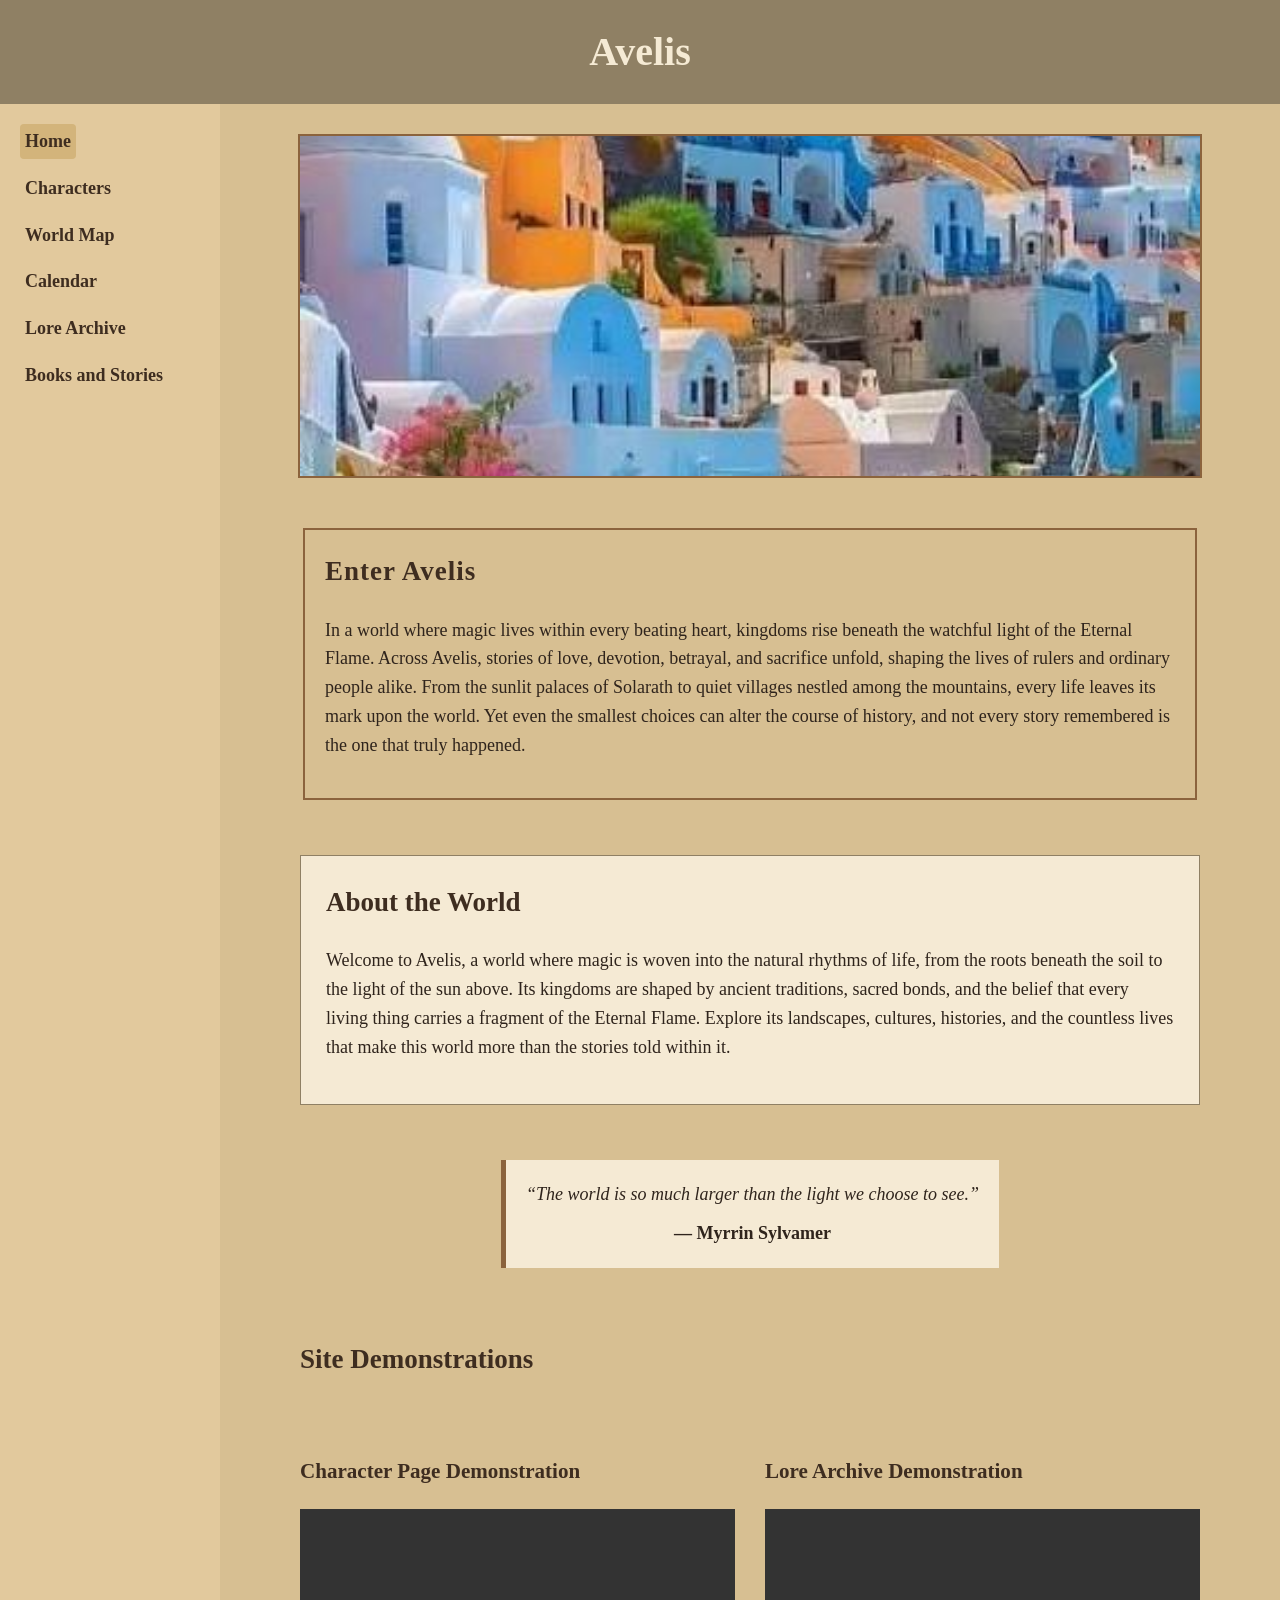
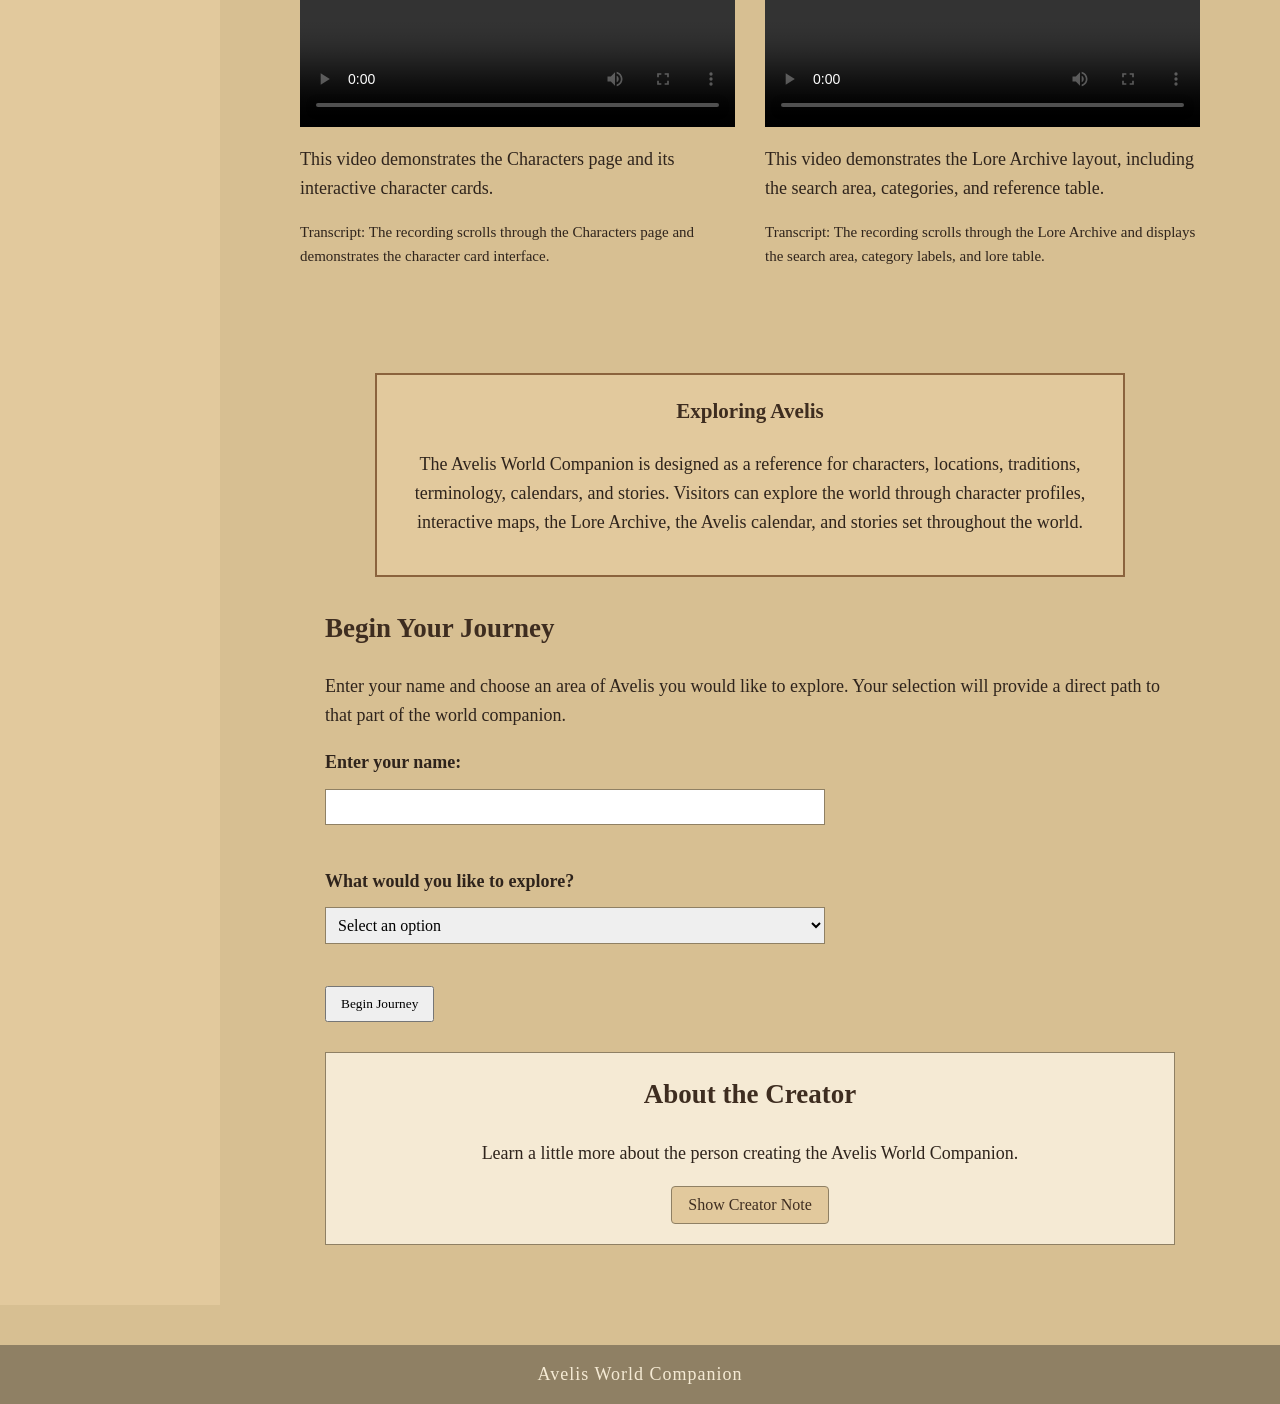
<file: index.html>
<!DOCTYPE html>

<!--
    CST-120 Milestone 6 - Home Page

    This page introduces the world of Avelis and serves as the
    main entry point for the website.

    Shared site styles are stored in styles.css.

    Home-specific layout remains on this page.

    JavaScript behavior is stored externally in:
    js/home.js

    jQuery is used for the Creator Note interaction.
-->

<html lang="en">

<head>

    <meta charset="UTF-8">

    <meta
        name="viewport"
        content="width=device-width, initial-scale=1.0"
    >

    <title>
        Avelis | Home
    </title>


    <!-- =====================================================
         SHARED AVELIS STYLESHEET
         ===================================================== -->

    <link
        rel="stylesheet"
        href="styles.css"
    >


    <style>

        /* =====================================================
           HOME PAGE IMAGE
           ===================================================== */

        .home-image {

            width:
                100%;

            max-width:
                900px;

            height:
                340px;

            object-fit:
                cover;

            display:
                block;

            margin:
                0 auto 30px auto;

            border:
                2px solid
                #8b633d;

        }


        /* =====================================================
           HOME CONTENT
           ===================================================== */

        /*
            Grid keeps the main Home page sections organized
            with consistent spacing.
        */

        .home-content {

            max-width:
                900px;

            margin:
                0 auto;

            display:
                grid;

            grid-template-columns:
                1fr;

            gap:
                25px;

        }


        .home-content section {

            margin-bottom:
                0;

        }


        .box-example {

            margin:
                20px auto;

            padding:
                20px;

            border:
                2px solid
                #8b633d;

            max-width:
                850px;

        }


        .home-heading {

            letter-spacing:
                1px;

        }


        .about-world {

            margin-top:
                20px;

        }


        /* =====================================================
           FEATURED QUOTE
           ===================================================== */

        blockquote {

            margin:
                30px auto;

            padding:
                20px;

            max-width:
                700px;

            background-color:
                #f5ead4;

            border-left:
                5px solid
                #8b633d;

            font-style:
                italic;

            text-align:
                center;

        }


        blockquote cite {

            display:
                block;

            margin-top:
                10px;

            font-style:
                normal;

            font-weight:
                bold;

        }


        /* =====================================================
           VIDEO SECTION
           ===================================================== */

        /*
            Flexbox allows demonstration videos to display
            beside one another when room is available.
        */

        .video-section {

            max-width:
                900px;

            margin:
                40px auto 0 auto;

            display:
                flex;

            flex-wrap:
                wrap;

            gap:
                30px;

        }


        .video-section h2 {

            width:
                100%;

        }


        .video-section article {

            flex:
                1 1 350px;

            margin-bottom:
                35px;

        }


        .video-section video {

            max-width:
                100%;

            height:
                auto;

            display:
                block;

            margin-bottom:
                10px;

        }


        .video-transcript {

            font-size:
                15px;

            margin-bottom:
                30px;

        }


        /* =====================================================
           SUPPORTING INFORMATION
           ===================================================== */

        .home-aside {

            max-width:
                750px;

            margin:
                40px auto 20px auto;

            padding:
                20px;

            text-align:
                center;

        }


        .home-aside h3 {

            margin-top:
                0;

        }


        .spacing-example {

            margin:
                30px auto;

            padding:
                25px;

            border:
                1px solid
                #8f8064;

            max-width:
                850px;

            background-color:
                #f5ead4;

        }


        /* =====================================================
           BEGIN YOUR JOURNEY FORM
           ===================================================== */

        .student-info {

            max-width:
                850px;

            margin:
                30px auto;

        }


        .student-info form {

            display:
                grid;

            gap:
                12px;

            max-width:
                500px;

        }


        .student-info label {

            font-weight:
                bold;

        }


        .student-info input,
        .student-info select {

            padding:
                8px;

            font-family:
                "Times New Roman",
                serif;

            font-size:
                16px;

            border:
                1px solid
                #8f8064;

        }


        .student-info button {

            width:
                fit-content;

            padding:
                8px 14px;

            cursor:
                pointer;

        }


        /*
            Validation messages appear directly below
            their related form controls.
        */

        .form-error {

            min-height:
                20px;

            margin:
                -6px 0 4px 0;

            font-size:
                15px;

            color:
                #7a1f1f;

        }


        .input-error {

            border:
                2px solid
                #7a1f1f;

        }


        #student-output {

            margin-top:
                20px;

        }


        .explore-link {

            display:
                inline-block;

            padding:
                10px 16px;

            color:
                #3e2d20;

            background-color:
                #e2c99d;

            border:
                1px solid
                #8f8064;

            border-radius:
                4px;

            font-weight:
                bold;

            text-decoration:
                none;

        }


        .explore-link:hover,
        .explore-link:focus {

            background-color:
                #d3b47b;

        }


        /* =====================================================
           JQUERY CREATOR NOTE
           ===================================================== */

        /*
            Milestone 6 jQuery interaction.

            jQuery shows and hides information about
            the creator of the website.
        */

        .creator-note-section {

            max-width:
                850px;

            margin:
                30px auto;

            padding:
                20px;

            text-align:
                center;

            border:
                1px solid
                #8f8064;

            background-color:
                #f5ead4;

        }


        .creator-note-section h2 {

            margin-top:
                0;

        }


        #creator-note-button {

            padding:
                9px 16px;

            font-family:
                "Times New Roman",
                serif;

            font-size:
                16px;

            color:
                #3e2d20;

            background-color:
                #e2c99d;

            border:
                1px solid
                #8f8064;

            border-radius:
                4px;

            cursor:
                pointer;

        }


        #creator-note-button:hover,
        #creator-note-button:focus {

            background-color:
                #d3b47b;

        }


        #creator-note {

            max-width:
                650px;

            margin:
                20px auto 0 auto;

            padding:
                15px;

            border:
                1px solid
                #8f8064;

            background-color:
                #ffffff;

            text-align:
                left;

        }


        /* =====================================================
           RESPONSIVE HOME PAGE
           ===================================================== */

        @media (max-width: 800px) {

            .home-image {

                height:
                    auto;

            }


            .student-info form {

                width:
                    100%;

            }


            .creator-note-section {

                margin-left:
                    10px;

                margin-right:
                    10px;

            }

        }

    </style>

</head>


<body>


    <!-- =====================================================
         SHARED SITE HEADER
         ===================================================== -->

    <header>

        <h1>
            Avelis
        </h1>

    </header>



    <div class="page-layout">


        <!-- =================================================
             MAIN SITE NAVIGATION
             ================================================= -->

        <nav
            aria-label="Main navigation"
        >

            <ul>


                <li>

                    <a
                        href="index.html"
                        aria-current="page"
                    >
                        Home
                    </a>

                </li>


                <li>

                    <a
                        href="characters.html"
                    >
                        Characters
                    </a>

                </li>


                <li>

                    <a
                        href="map.html"
                    >
                        World Map
                    </a>

                </li>


                <li>

                    <a
                        href="calendar.html"
                    >
                        Calendar
                    </a>

                </li>


                <li>

                    <a
                        href="lore.html"
                    >
                        Lore Archive
                    </a>

                </li>


                <li>

                <a
                    href="books&amp;stories.html"
                >
                    Books and Stories
                </a>

            </li>


            </ul>

        </nav>



        <!-- =================================================
             MAIN CONTENT
             ================================================= -->

        <main>


            <!-- =================================================
                 HOME IMAGE
                 ================================================= -->

            <!--
                Temporary visual representing Avelis.

                This can be replaced later without changing
                the rest of the Home page structure.
            -->

            <img
                src="images/temporary-city-street.jpg.jpg"
                alt="Fantasy city street representing the world of Avelis"
                class="home-image"
            >



            <div class="home-content">


                <!-- =================================================
                     INTRODUCTION TO AVELIS
                     ================================================= -->

                <section class="box-example">


                    <h2 class="home-heading">
                        Enter Avelis
                    </h2>


                    <p>

                        In a world where magic lives within every beating heart,
                        kingdoms rise beneath the watchful light of the Eternal
                        Flame. Across Avelis, stories of love, devotion, betrayal,
                        and sacrifice unfold, shaping the lives of rulers and
                        ordinary people alike. From the sunlit palaces of Solarath
                        to quiet villages nestled among the mountains, every life
                        leaves its mark upon the world. Yet even the smallest
                        choices can alter the course of history, and not every
                        story remembered is the one that truly happened.

                    </p>


                </section>



                <!-- =================================================
                     ABOUT THE WORLD
                     ================================================= -->

                <section class="spacing-example">


                    <h2>
                        About the World
                    </h2>


                    <p class="about-world">

                        Welcome to Avelis, a world where magic is woven into the
                        natural rhythms of life, from the roots beneath the soil
                        to the light of the sun above. Its kingdoms are shaped by
                        ancient traditions, sacred bonds, and the belief that
                        every living thing carries a fragment of the Eternal Flame.
                        Explore its landscapes, cultures, histories, and the
                        countless lives that make this world more than the stories
                        told within it.

                    </p>


                </section>



                <!-- =================================================
                     FEATURED QUOTE
                     ================================================= -->

                <blockquote>

                    “The world is so much larger than the light we choose to see.”

                    <cite>
                        — Myrrin Sylvamer
                    </cite>

                </blockquote>


            </div>



            <!-- =================================================
                 SITE DEMONSTRATIONS
                 ================================================= -->

            <section class="video-section">


                <h2>
                    Site Demonstrations
                </h2>



                <!-- Character page demonstration -->

                <article>


                    <h3>
                        Character Page Demonstration
                    </h3>


                    <video
                        controls
                        width="500"
                    >

                        <source
                            src="videos/character-video.mp4"
                            type="video/mp4"
                        >

                        Your browser does not support the video element.

                    </video>


                    <p>

                        This video demonstrates the Characters page and
                        its interactive character cards.

                    </p>


                    <p class="video-transcript">

                        Transcript: The recording scrolls through the Characters
                        page and demonstrates the character card interface.

                    </p>


                </article>



                <!-- Lore Archive demonstration -->

                <article>


                    <h3>
                        Lore Archive Demonstration
                    </h3>


                    <video
                        controls
                        width="500"
                    >

                        <source
                            src="videos/lore-video.mp4"
                            type="video/mp4"
                        >

                        Your browser does not support the video element.

                    </video>


                    <p>

                        This video demonstrates the Lore Archive layout,
                        including the search area, categories, and reference table.

                    </p>


                    <p class="video-transcript">

                        Transcript: The recording scrolls through the Lore Archive
                        and displays the search area, category labels, and lore table.

                    </p>


                </article>


            </section>



            <!-- =================================================
                 SUPPORTING PROJECT INFORMATION
                 ================================================= -->

            <aside
                class="home-aside box-example-two"
            >


                <h3>
                    Exploring Avelis
                </h3>


                <p>

                    The Avelis World Companion is designed as a reference for
                    characters, locations, traditions, terminology, calendars,
                    and stories. Visitors can explore the world through character
                    profiles, interactive maps, the Lore Archive, the Avelis
                    calendar, and stories set throughout the world.

                </p>


            </aside>



            <!-- =================================================
                 BEGIN YOUR JOURNEY
                 =================================================

                 JavaScript validates required fields and creates
                 a personalized link to the selected part of Avelis.
            -->

            <section class="student-info">


                <h2>
                    Begin Your Journey
                </h2>


                <p>

                    Enter your name and choose an area of Avelis you would
                    like to explore. Your selection will provide a direct
                    path to that part of the world companion.

                </p>



                <form
                    id="student-form"
                    novalidate
                >


                    <!-- Visitor name -->

                    <label
                        for="visitor-name"
                    >
                        Enter your name:
                    </label>


                    <input
                        type="text"
                        id="visitor-name"
                        name="visitor-name"
                        required
                        aria-describedby="name-error"
                    >


                    <p
                        id="name-error"
                        class="form-error"
                        aria-live="polite"
                    >
                    </p>



                    <!-- Visitor destination -->

                    <label
                        for="visitor-interest"
                    >
                        What would you like to explore?
                    </label>


                    <select
                        id="visitor-interest"
                        name="visitor-interest"
                        required
                        aria-describedby="interest-error"
                    >


                        <option value="">
                            Select an option
                        </option>


                        <option value="Characters">
                            Characters
                        </option>


                        <option value="World Map">
                            World Map
                        </option>


                        <option value="Lore Archive">
                            Lore Archive
                        </option>


                        <option value="Calendar">
                            Calendar
                        </option>


                        <option value="Books and Stories">
                            Books and Stories
                        </option>


                    </select>


                    <p
                        id="interest-error"
                        class="form-error"
                        aria-live="polite"
                    >
                    </p>



                    <button
                        type="submit"
                    >
                        Begin Journey
                    </button>


                </form>



                <!--
                    home.js places the personalized greeting
                    and destination link here.
                -->

                <div
                    id="student-output"
                    aria-live="polite"
                >
                </div>


            </section>



            <!-- =================================================
                 CREATOR NOTE
                 =================================================

                 Milestone 6 jQuery example.

                 jQuery shows and hides the creator information.
            -->

            <section class="creator-note-section">


                <h2>
                    About the Creator
                </h2>


                <p>

                    Learn a little more about the person creating
                    the Avelis World Companion.

                </p>



                <button
                    type="button"
                    id="creator-note-button"
                    aria-expanded="false"
                    aria-controls="creator-note"
                >
                    Show Creator Note
                </button>



                <div
                    id="creator-note"
                    aria-hidden="true"
                    tabindex="-1"
                    hidden
                >


                    <p>

                        The Avelis World Companion was created by
                        <strong>Samantha Manuszak</strong>
                        for CST-120: Introduction to Web Development.

                    </p>


                    <p>

                        The worldbuilding, website design, character artwork,
                        maps, and other creative elements are being developed
                        as part of the continuing Avelis project.

                    </p>


                </div>


            </section>


        </main>

    </div>



    <!-- =====================================================
         SHARED SITE FOOTER
         ===================================================== -->

    <footer>

        <p>
            Avelis World Companion
        </p>

    </footer>



    <!-- =====================================================
         JQUERY
         =====================================================

         jQuery must load before home.js.

         home.js uses it for the Creator Note
         show/hide interaction.
    -->

    <script
        src="https://code.jquery.com/jquery-3.7.1.min.js"
    ></script>



    <!-- =====================================================
         HOME PAGE JAVASCRIPT
         ===================================================== -->

    <script
        src="js/home.js"
    ></script>


</body>

</html>
</file>
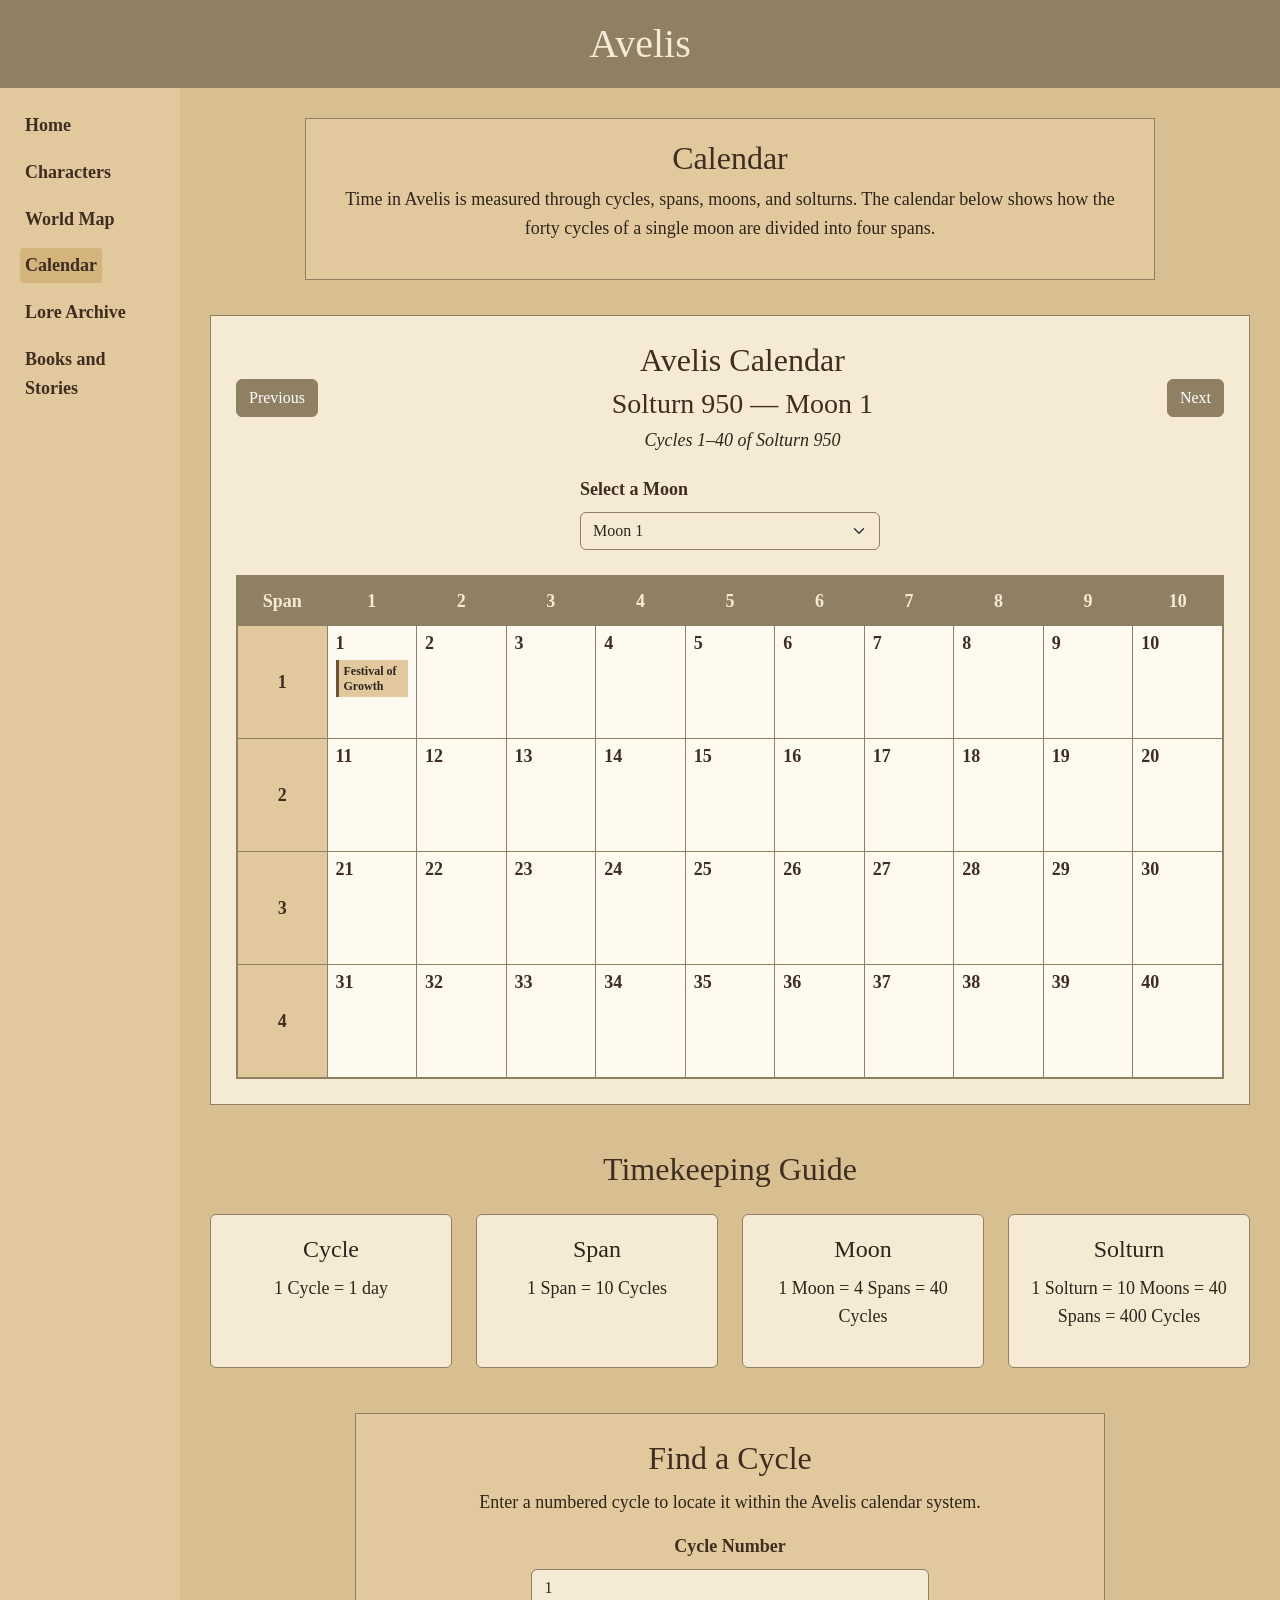
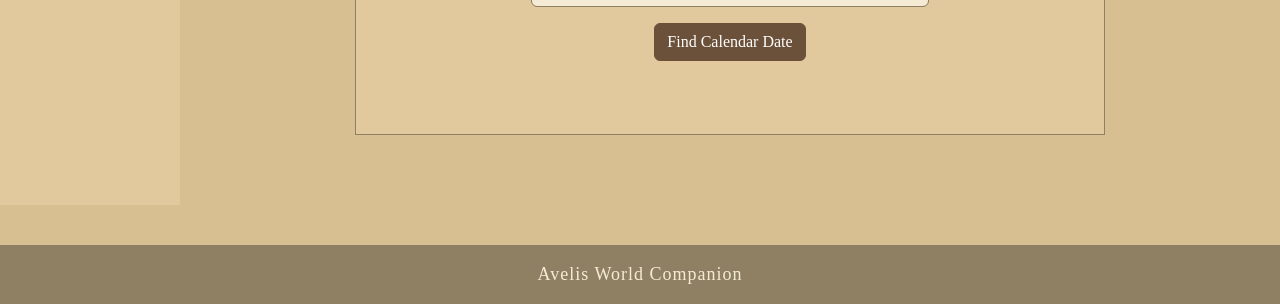
<file: calendar.html>
<!DOCTYPE html>

<!--
    CST-120 Milestone 6 - Calendar Page

    This page presents the custom Avelis timekeeping system and
    provides an interactive visual calendar.

    Milestone 6 features demonstrated on this page include:

    - Bootstrap 5 responsive layout
    - Bootstrap grid system
    - Bootstrap cards
    - Bootstrap buttons
    - Bootstrap form controls
    - Animate On Scroll (AOS) animation library
    - Responsive design for multiple screen sizes
    - External JavaScript for dynamic calendar generation
    - Interactive Moon navigation
    - Dynamic holiday and character birth-date display
    - Interactive Cycle converter
    - Accessible labels and live result announcements

    Shared site styling is stored in styles.css.

    Calendar calculations, important dates, Moon navigation,
    and dynamic table generation are stored externally in:
    js/calendar.js

    Bootstrap components are customized through the existing
    Avelis stylesheet so the page remains visually consistent
    with the rest of the website.

    Animate On Scroll (AOS) is used as the additional
    JavaScript library for Milestone 6. Selected sections
    receive subtle movement as they enter the visitor's screen.
-->

<html lang="en">

<head>

    <meta charset="UTF-8">

    <meta
        name="viewport"
        content="width=device-width, initial-scale=1.0"
    >


    <title>
        Avelis | Calendar
    </title>


    <!-- =====================================================
         MILESTONE 6 - BOOTSTRAP 5
         =====================================================

         Bootstrap is an external CSS and JavaScript library
         incorporated into the Milestone 6 website.

         This page uses Bootstrap for:

         - Responsive grid organization
         - Timekeeping cards
         - Navigation buttons
         - Form controls
         - Responsive column sizing
         - Spacing utilities

         Custom styles in styles.css modify Bootstrap components
         so they match the established Avelis design.
    -->

    <link
        href="https://cdn.jsdelivr.net/npm/bootstrap@5.3.9/dist/css/bootstrap.min.css"
        rel="stylesheet"
    >



    <!-- =====================================================
         MILESTONE 6 - AOS STYLESHEET
         =====================================================

         Animate On Scroll (AOS) is the additional JavaScript
         library used for Milestone 6.

         The stylesheet provides the animation styles used by
         elements containing data-aos attributes.
    -->

    <link
        rel="stylesheet"
        href="https://unpkg.com/aos@2.3.4/dist/aos.css"
    >



    <!-- =====================================================
         AVELIS SHARED STYLESHEET
         =====================================================

         Shared styling for the six-page Avelis World Companion
         is stored externally in styles.css.

         This stylesheet loads after Bootstrap and AOS so the
         site's custom design can override library defaults
         when necessary.
    -->

    <link
        rel="stylesheet"
        href="styles.css"
    >

</head>


<body>


    <!-- =====================================================
         SITE HEADER
         ===================================================== -->

    <header>

        <h1>
            Avelis
        </h1>

    </header>



    <div class="page-layout">


        <!-- =================================================
             MAIN SITE NAVIGATION
             =================================================

             Milestone 6 navigation connects all six completed
             pages of the Avelis World Companion.

             aria-current identifies the Calendar as the current
             page for visitors using assistive technology.
        -->

        <nav
            aria-label="Main navigation"
        >

            <ul>


                <li>

                    <a
                        href="index.html"
                    >
                        Home
                    </a>

                </li>


                <li>

                    <a
                        href="characters.html"
                    >
                        Characters
                    </a>

                </li>


                <li>

                    <a
                        href="map.html"
                    >
                        World Map
                    </a>

                </li>


                <li>

                    <a
                        href="calendar.html"
                        aria-current="page"
                    >
                        Calendar
                    </a>

                </li>


                <li>

                    <a
                        href="lore.html"
                    >
                        Lore Archive
                    </a>

                </li>


                <li>

                    <a
                        href="books&amp;stories.html"
                    >
                        Books and Stories
                    </a>

                </li>


            </ul>

        </nav>



        <!-- =================================================
             MAIN CONTENT
             ================================================= -->

        <main>


            <!-- =================================================
                 CALENDAR INTRODUCTION
                 =================================================

                 AOS adds a subtle fade-up effect when this section
                 first enters the visitor's screen.
            -->

            <section
                class="calendar-intro"
                data-aos="fade-up"
            >

                <h2>
                    Calendar
                </h2>


                <p>

                    Time in Avelis is measured through cycles,
                    spans, moons, and solturns. The calendar below
                    shows how the forty cycles of a single moon are
                    divided into four spans.

                </p>

            </section>



            <!-- =================================================
                 INTERACTIVE VISUAL CALENDAR
                 =================================================

                 Milestone 6 JavaScript builds the calendar body
                 dynamically.

                 Visitors can:
                 - Move backward or forward between Moons
                 - Select a Moon from the dropdown
                 - View important holidays
                 - View character birth dates

                 JavaScript calculates which Cycle belongs in each
                 Moon and Span instead of storing the complete
                 calendar directly in the HTML.

                 AOS adds a fade-up animation when the visual
                 calendar enters the screen.
            -->

            <section
                class="calendar-chart-section"
                aria-labelledby="calendar-chart-heading"
                data-aos="fade-up"
            >


                <div class="calendar-chart-header">


                    <!--
                        Bootstrap button styling is used for
                        Moon navigation.
                    -->

                    <button
                        type="button"
                        id="previous-moon"
                        class="btn btn-secondary"
                        aria-label="View previous Moon"
                    >
                        Previous
                    </button>



                    <div class="calendar-heading-group">


                        <h2
                            id="calendar-chart-heading"
                        >
                            Avelis Calendar
                        </h2>


                        <!--
                            JavaScript updates this heading when
                            the selected Moon changes.
                        -->

                        <h3
                            id="moon-title"
                        >
                            Moon 1
                        </h3>


                        <!--
                            aria-live allows the updated Cycle range
                            to be announced by assistive technology.
                        -->

                        <p
                            id="moon-range"
                            aria-live="polite"
                        >
                            Cycles 1–40 of the Solturn
                        </p>


                    </div>



                    <button
                        type="button"
                        id="next-moon"
                        class="btn btn-secondary"
                        aria-label="View next Moon"
                    >
                        Next
                    </button>


                </div>



                <!-- =================================================
                     MILESTONE 6 - BOOTSTRAP FORM CONTROL
                     =================================================

                     The Bootstrap form-select class styles the Moon
                     selector while JavaScript creates its options.
                -->

                <div class="moon-selector">


                    <label
                        for="moon-select"
                        class="form-label"
                    >
                        Select a Moon
                    </label>


                    <select
                        id="moon-select"
                        class="form-select"
                    >
                    </select>


                </div>



                <!-- =================================================
                     DYNAMIC CALENDAR TABLE
                     =================================================

                     Columns represent the ten Cycle positions
                     within each Span.

                     Rows represent the four Spans within a Moon.

                     js/calendar.js creates the 40 date cells,
                     date numbers, holiday information, and
                     character birth information.
                -->

                <div class="calendar-chart-wrapper">


                    <table
                        class="avelis-calendar-chart"
                    >


                        <thead>

                            <tr>


                                <th scope="col">
                                    Span
                                </th>


                                <th scope="col">
                                    1
                                </th>


                                <th scope="col">
                                    2
                                </th>


                                <th scope="col">
                                    3
                                </th>


                                <th scope="col">
                                    4
                                </th>


                                <th scope="col">
                                    5
                                </th>


                                <th scope="col">
                                    6
                                </th>


                                <th scope="col">
                                    7
                                </th>


                                <th scope="col">
                                    8
                                </th>


                                <th scope="col">
                                    9
                                </th>


                                <th scope="col">
                                    10
                                </th>


                            </tr>

                        </thead>


                        <!--
                            Calendar rows are inserted dynamically
                            through js/calendar.js.
                        -->

                        <tbody
                            id="calendar-body"
                        >
                        </tbody>


                    </table>


                </div>


            </section>



            <!-- =================================================
                 MILESTONE 6 - BOOTSTRAP TIMEKEEPING CARDS
                 =================================================

                 Bootstrap's responsive grid organizes four cards.

                 col-12:
                 One card per row on very small screens.

                 col-sm-6:
                 Two cards per row on small screens.

                 col-lg-3:
                 Four cards per row on larger screens.

                 The h-100 utility keeps cards in each row
                 visually consistent in height.

                 AOS adds a fade-up effect when this guide
                 enters the visitor's screen.
            -->

            <section
                class="timekeeping-guide"
                aria-labelledby="timekeeping-heading"
                data-aos="fade-up"
            >


                <h2
                    id="timekeeping-heading"
                >
                    Timekeeping Guide
                </h2>



                <div class="row g-4">


                    <!-- Cycle -->

                    <div class="col-12 col-sm-6 col-lg-3">


                        <article class="card h-100">


                            <div class="card-body">


                                <h3 class="h4">
                                    Cycle
                                </h3>


                                <p>
                                    1 Cycle = 1 day
                                </p>


                            </div>


                        </article>


                    </div>



                    <!-- Span -->

                    <div class="col-12 col-sm-6 col-lg-3">


                        <article class="card h-100">


                            <div class="card-body">


                                <h3 class="h4">
                                    Span
                                </h3>


                                <p>
                                    1 Span = 10 Cycles
                                </p>


                            </div>


                        </article>


                    </div>



                    <!-- Moon -->

                    <div class="col-12 col-sm-6 col-lg-3">


                        <article class="card h-100">


                            <div class="card-body">


                                <h3 class="h4">
                                    Moon
                                </h3>


                                <p>
                                    1 Moon = 4 Spans
                                    = 40 Cycles
                                </p>


                            </div>


                        </article>


                    </div>



                    <!-- Solturn -->

                    <div class="col-12 col-sm-6 col-lg-3">


                        <article class="card h-100">


                            <div class="card-body">


                                <h3 class="h4">
                                    Solturn
                                </h3>


                                <p>
                                    1 Solturn = 10 Moons
                                    = 40 Spans
                                    = 400 Cycles
                                </p>


                            </div>


                        </article>


                    </div>


                </div>


            </section>



            <!-- =================================================
                 MILESTONE 6 - INTERACTIVE CYCLE CONVERTER
                 =================================================

                 This section combines Bootstrap form components
                 with custom JavaScript.

                 The visitor enters a Cycle number from 1 through
                 400. js/calendar.js calculates its Moon, Span,
                 and position within the calendar.

                 The matching Moon is then automatically displayed.

                 aria-live allows the calculated result to be
                 announced without reloading the page.

                 AOS adds a fade-up effect when the converter
                 enters the visitor's screen.
            -->

            <section
                class="cycle-converter"
                aria-labelledby="converter-heading"
                data-aos="fade-up"
            >


                <h2
                    id="converter-heading"
                >
                    Find a Cycle
                </h2>


                <p>

                    Enter a numbered cycle to locate it within
                    the Avelis calendar system.

                </p>



                <!--
                    Bootstrap responsive grid centers the form
                    and allows it to expand on smaller screens.
                -->

                <div class="row justify-content-center">


                    <div class="col-12 col-md-7">


                        <label
                            for="cycle-number"
                            class="form-label"
                        >
                            Cycle Number
                        </label>


                        <input
                            type="number"
                            id="cycle-number"
                            class="form-control"
                            min="1"
                            max="400"
                            value="1"
                        >


                        <!--
                            Bootstrap btn and spacing utilities
                            style the converter button.
                        -->

                        <button
                            type="button"
                            id="calculate-cycle"
                            class="btn btn-primary mt-3"
                        >
                            Find Calendar Date
                        </button>



                        <p
                            id="cycle-result"
                            class="cycle-result"
                            aria-live="polite"
                        >
                        </p>


                    </div>


                </div>


            </section>


        </main>

    </div>



    <!-- =====================================================
         SITE FOOTER
         ===================================================== -->

    <footer>

        <p>
            Avelis World Companion
        </p>

    </footer>



    <!-- =====================================================
         MILESTONE 6 - BOOTSTRAP JAVASCRIPT
         =====================================================

         The Bootstrap JavaScript bundle is loaded after the
         page content.

         This allows Bootstrap interactive components to be
         available while keeping the primary page content
         loaded before external scripts execute.
    -->

    <script
        src="https://cdn.jsdelivr.net/npm/bootstrap@5.3.9/dist/js/bootstrap.bundle.min.js"
    ></script>



    <!-- =====================================================
         MILESTONE 6 - AOS JAVASCRIPT LIBRARY
         =====================================================

         Animate On Scroll (AOS) is the additional JavaScript
         library used for Milestone 6.

         AOS reads the data-aos attributes placed on selected
         sections and applies scroll-based animation.

         The library loads before calendar.js so the Calendar
         JavaScript can initialize AOS after building the
         dynamic calendar.
    -->

    <script
        src="https://unpkg.com/aos@2.3.4/dist/aos.js"
    ></script>



    <!-- =====================================================
         AVELIS CALENDAR JAVASCRIPT
         =====================================================

         External JavaScript is responsible for:

         - Building the Moon selector
         - Creating all 40 calendar dates
         - Organizing dates into four Spans
         - Displaying holidays
         - Displaying character birth dates
         - Changing the selected Moon
         - Calculating Cycle locations
         - Updating accessible result information
         - Responding to button, select, and keyboard events
         - Initializing the AOS animation library

         Keeping the calculations in an external JavaScript
         file separates page structure from functionality.
    -->

    <script
        src="js/calendar.js"
    ></script>


</body>

</html>
</file>
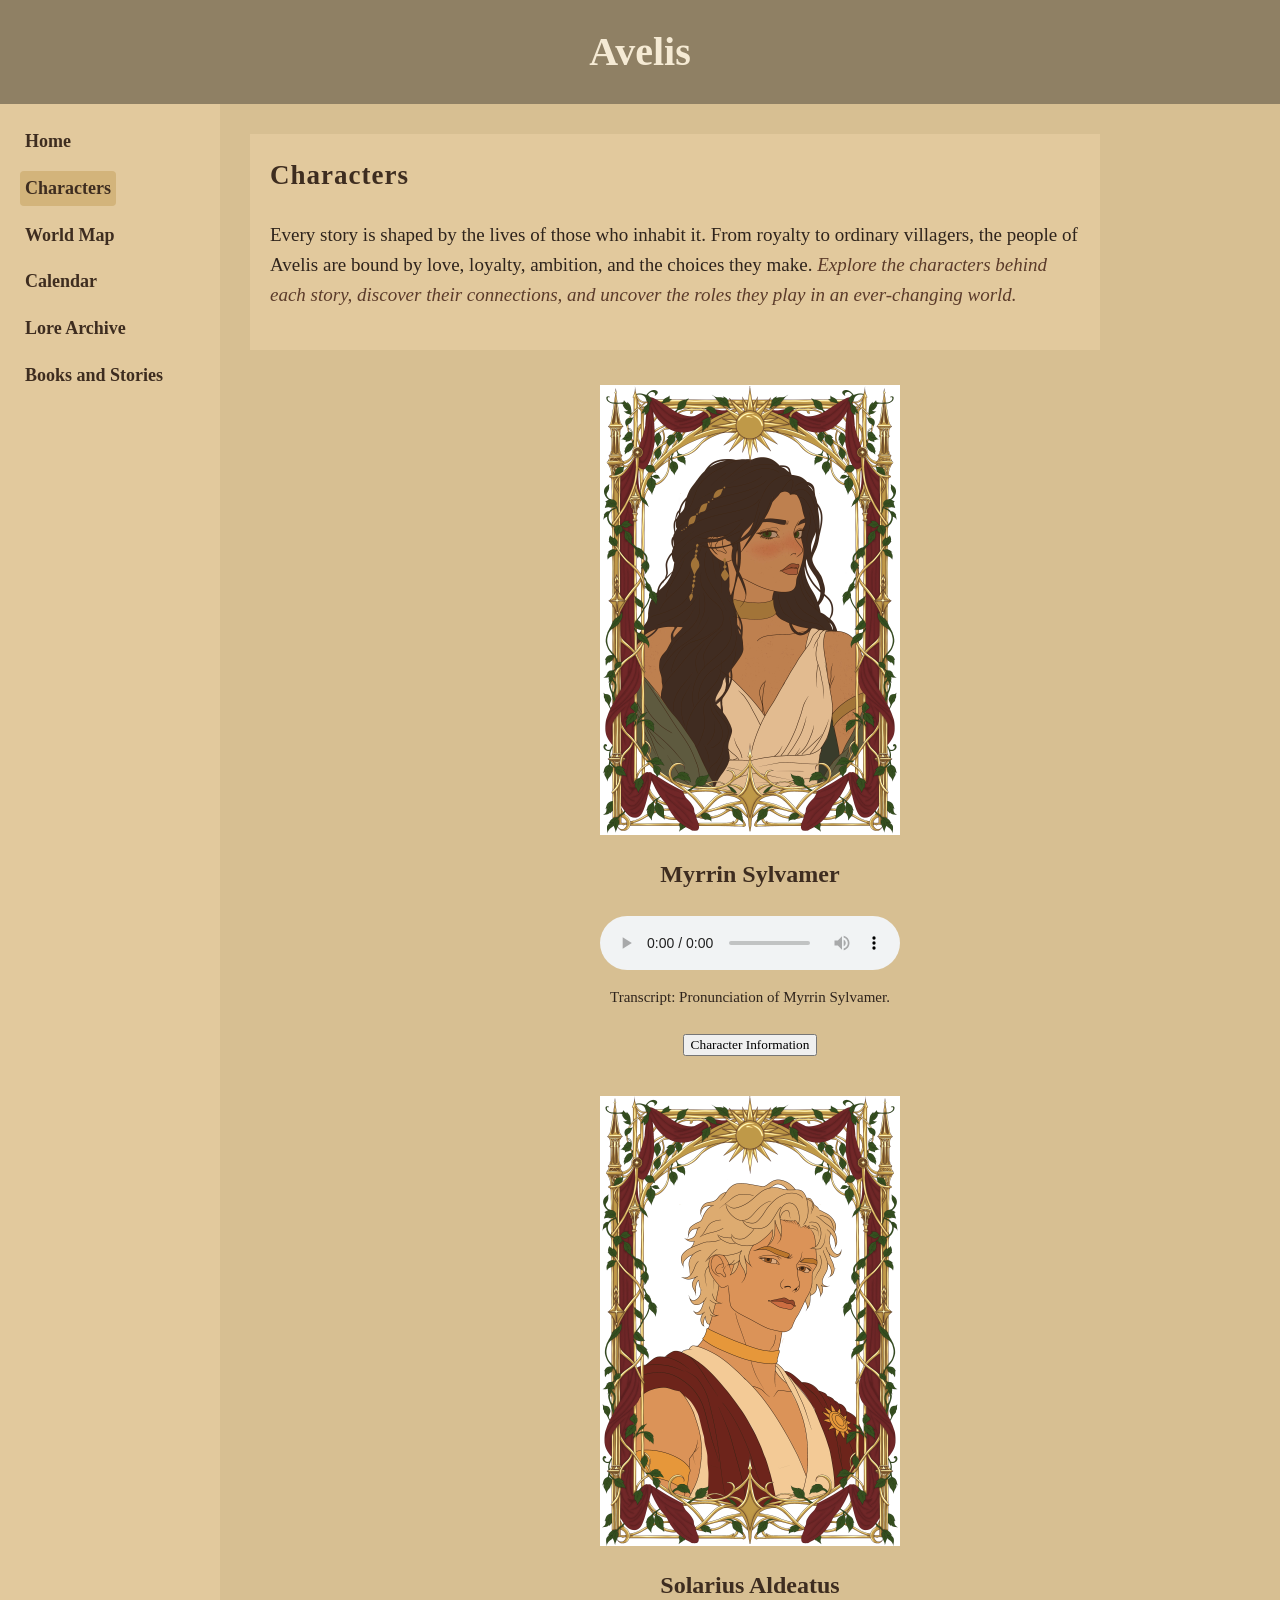
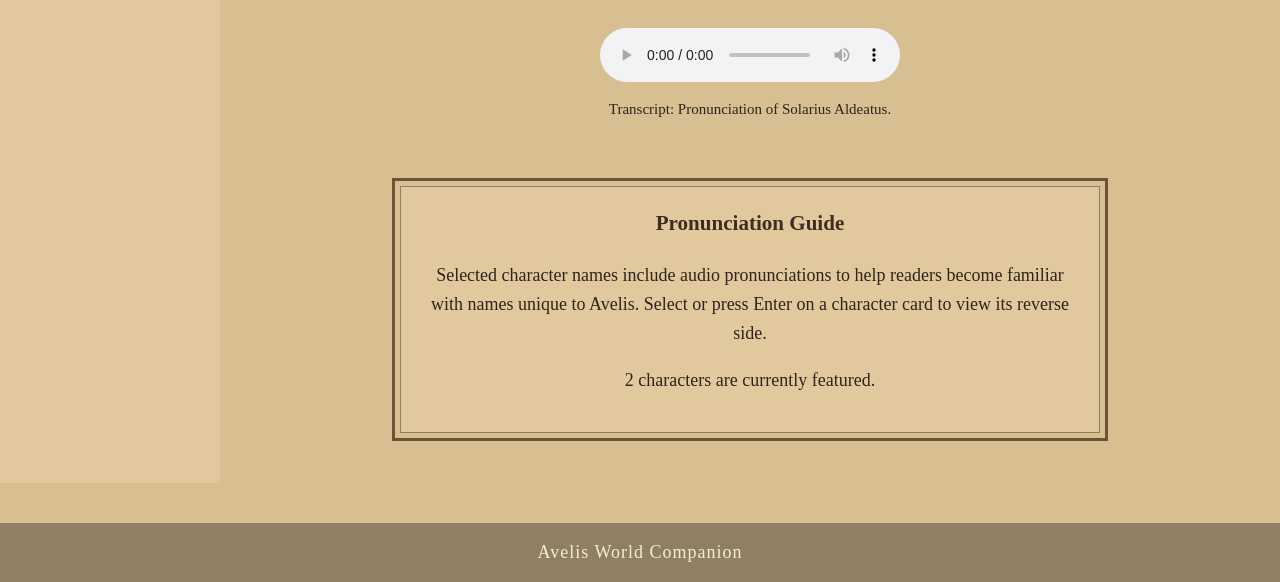
<file: characters.html>
<!DOCTYPE html>

<!--
    CST-120 Milestone 6 - Characters Page

    This page introduces important characters from the world of Avelis.

    Shared site styling is stored in styles.css, while character-specific
    styling and layout are included within this page.

    Interactive character behavior, including card flipping and
    character information, is stored externally in js/characters.js.

    The page also includes accessible navigation, pronunciation audio,
    responsive design, and reduced-motion support.
-->

<html lang="en">

<head>
    <meta charset="UTF-8">
    <meta name="viewport" content="width=device-width, initial-scale=1.0">

    <title>Avelis | Characters</title>

    <link rel="stylesheet" href="styles.css">

    <style>

        /* Characters page introduction */

        .character-intro {
            max-width: 850px;
            margin-bottom: 35px;
            padding: 20px;
            background-color: #e2c99d;
        }

        /*
            These selectors intentionally have greater specificity than
            the shared character-intro rules in styles.css.
        */

        main .character-intro h2 {
            letter-spacing: 1px;
            color: #3e2d20;
        }

        main .character-intro p {
            max-width: 850px;
            font-size: 19px;
            color: #2f241c;
        }

        .intro-emphasis {
            color: #5b3b2a;
            font-style: italic;
        }


        /*
            Flexbox keeps the character cards in a centered vertical list.
            Gap provides consistent spacing between each character entry.
        */

        .character-list {
            display: flex;
            flex-direction: column;
            align-items: center;
            gap: 40px;
        }


        /*
            Grid organizes the card image, character name, audio,
            and transcript into one centered column.
        */

        .character-card {
            display: grid;
            grid-template-columns: 1fr;
            justify-items: center;
            gap: 10px;
            text-align: center;
            transition: transform 0.3s ease;
        }

        /*
            Existing hover transformation:
            the full character card grows slightly.
        */

        .character-card:hover {
            transform: scale(1.02);
        }


        /* Flip card */

        .flip-card {
            width: 300px;
            height: 450px;
            perspective: 1000px;
            cursor: pointer;
            background-color: transparent;
        }

        .flip-card:focus {
            outline: 3px solid #6f5137;
            outline-offset: 5px;
        }

        .flip-card-inner {
            position: relative;
            width: 100%;
            height: 100%;
            transition: transform 0.7s ease;
            transform-style: preserve-3d;
        }

        /*
            The flipped class is added with JavaScript
            only after the visitor activates the card.
        */

        .flip-card.flipped .flip-card-inner {
            transform: rotateY(180deg);
        }

        .flip-card-front,
        .flip-card-back {
            position: absolute;
            width: 100%;
            height: 100%;
            backface-visibility: hidden;
            background-color: transparent;
        }

        .flip-card-back {
            transform: rotateY(180deg);
        }


        /* Character card images */

        .character-frame {
            width: 300px;
            height: 450px;
            object-fit: contain;
            display: block;
            background-color: transparent;
        }


        /* Character names */

        .character-name {
            margin-top: 10px;
            margin-bottom: 8px;
        }

        /*
            This page-specific selector intentionally overrides the
            shared .character-name font size in styles.css.
        */

        article.character-card .character-name {
            font-size: 24px;
        }


        /* Pronunciation media */

        .character-card audio {
            margin-top: 5px;
        }

        .audio-transcript {
            font-size: 15px;
            margin-top: 5px;
        }


        /* Character information */

        .character-info {
            max-width: 300px;
            margin-top: 5px;
        }


        /* Pronunciation guide */

        .pronunciation-guide {
            max-width: 700px;
            margin: 50px auto 20px auto;
            padding: 20px;
            text-align: center;
            transition:
                background-color 0.4s ease,
                border-color 0.4s ease;
        }

        .pronunciation-guide:hover {
            background-color: #ecd8b4;
            border-color: #6f5137;
        }

        .pronunciation-guide h3 {
            margin-top: 0;
        }


        /* Animation 1: subtle character-name movement */

        @keyframes gentleMove {

            from {
                transform: translateY(0);
            }

            to {
                transform: translateY(-6px);
            }
        }

        .character-name {
            animation: gentleMove 1.5s ease-in-out alternate;
        }


        /* Animation 2: introduction heading color change */

        @keyframes softColorChange {

            from {
                color: #3e2d20;
            }

            to {
                color: #8f8064;
            }
        }

        .character-intro h2 {
            animation: softColorChange 2s ease-in-out alternate;
        }


        /* Animation 3: pronunciation guide pulse */

        @keyframes gentlePulse {

            0% {
                transform: scale(1);
            }

            50% {
                transform: scale(1.02);
            }

            100% {
                transform: scale(1);
            }
        }

        .pronunciation-guide {
            animation: gentlePulse 3s ease-in-out;
        }


        /* Animation 4: transcript appearance */

        @keyframes fadeIn {

            from {
                opacity: 0;
            }

            to {
                opacity: 1;
            }
        }

        .audio-transcript {
            animation: fadeIn 1s ease 1s both;
        }


        /* Responsive character layout */

        @media (max-width: 800px) {

            .flip-card {
                width: 90%;
                max-width: 300px;
                height: 450px;
            }

            .character-frame {
                width: 100%;
                max-width: 300px;
            }

            .character-intro {
                margin-left: auto;
                margin-right: auto;
            }
        }


        /* Box model example */

        .outline-example {
            margin: 50px auto 20px auto;
            padding: 20px;
            border: 1px solid #8f8064;
            outline: 3px solid #6f5137;
            outline-offset: 5px;
        }


        /*
            Accessibility:
            Animations and movement are removed when the user's
            device requests a reduced-motion experience.
        */

        @media (prefers-reduced-motion: reduce) {

            .character-card {
                transition-duration: 0.01ms;
            }

            .character-card:hover {
                transform: none;
            }

            .flip-card-inner {
                transition-duration: 0.01ms;
            }

            .character-name,
            .character-intro h2,
            .pronunciation-guide,
            .audio-transcript {
                animation: none;
            }

            .pronunciation-guide {
                transition-duration: 0.01ms;
            }
        }

    </style>

</head>


<body>

    <!-- Shared site header -->

    <header>
        <h1>Avelis</h1>
    </header>


    <div class="page-layout">

    <!-- =================================================
     MAIN SITE NAVIGATION
     ================================================= -->

        <nav aria-label="Main navigation">

            <ul>

                <li>

                    <a href="index.html">
                        Home
                    </a>

                </li>


                <li>

                    <a
                        href="characters.html"
                        aria-current="page"
                    >
                        Characters
                    </a>

                </li>


                <li>

                    <a href="map.html">
                        World Map
                    </a>

                </li>


                <li>

                    <a href="calendar.html">
                        Calendar
                    </a>

                </li>


                <li>

                    <a href="lore.html">
                        Lore Archive
                    </a>

                </li>


                <li>

                    <a href="books&amp;stories.html">
                        Books and Stories
                    </a>

                </li>

            </ul>

        </nav>


        <main>

            <!-- Characters page introduction -->

            <section class="character-intro">

                <h2>Characters</h2>

                <p>
                    Every story is shaped by the lives of those who inhabit it.
                    From royalty to ordinary villagers, the people of Avelis are
                    bound by love, loyalty, ambition, and the choices they make.

                    <span class="intro-emphasis">
                        Explore the characters behind each story, discover their
                        connections, and uncover the roles they play in an
                        ever-changing world.
                    </span>
                </p>

            </section>


            <!-- Character entries -->

            <section class="character-list">


                <!-- Myrrin Sylvamer -->

                <article class="character-card">

                    <div
                        class="flip-card"
                        role="button"
                        tabindex="0"
                        aria-pressed="false"
                        aria-label="Flip Myrrin Sylvamer character card"
                    >

                        <div class="flip-card-inner">

                            <div class="flip-card-front">

                                <img
                                    src="images/Myrrin-Card-Draft.png"
                                    alt="Character card for Myrrin Sylvamer"
                                    class="character-frame"
                                >

                            </div>


                            <div class="flip-card-back">

                                <img
                                    src="images/Card-Blank.png"
                                    alt="Back of Myrrin Sylvamer's character card"
                                    class="character-frame"
                                >

                            </div>

                        </div>

                    </div>


                    <h3 class="character-name">
                        Myrrin Sylvamer
                    </h3>


                    <!-- Pronunciation audio -->

                    <audio controls>

                        <source
                            src="audio/Myrrin.m4a"
                            type="audio/mp4"
                        >

                        Your browser does not support the audio element.

                    </audio>


                    <p class="audio-transcript">
                        Transcript: Pronunciation of Myrrin Sylvamer.
                    </p>


                    <!-- Character information -->

                    <button
                        type="button"
                        id="myrrin-info-button"
                        aria-expanded="false"
                        aria-controls="myrrin-info"
                    >
                        Character Information
                    </button>

                    <div
                        id="myrrin-info"
                        class="character-info"
                        aria-hidden="true"
                        tabindex="-1"
                        hidden
                    ></div>

                </article>


                <!-- Solarius Aldeatus -->

                <article class="character-card">

                    <div
                        class="flip-card"
                        role="button"
                        tabindex="0"
                        aria-pressed="false"
                        aria-label="Flip Solarius Aldeatus character card"
                    >

                        <div class="flip-card-inner">

                            <div class="flip-card-front">

                                <img
                                    src="images/Solarius-Card-Draft.png"
                                    alt="Character card for Solarius Aldeatus"
                                    class="character-frame"
                                >

                            </div>


                            <div class="flip-card-back">

                                <img
                                    src="images/Card-Blank.png"
                                    alt="Back of Solarius Aldeatus's character card"
                                    class="character-frame"
                                >

                            </div>

                        </div>

                    </div>


                    <h3 class="character-name">
                        Solarius Aldeatus
                    </h3>


                    <!-- Pronunciation audio -->

                    <audio controls>

                        <source
                            src="audio/Solarius.m4a"
                            type="audio/mp4"
                        >

                        Your browser does not support the audio element.

                    </audio>


                    <p class="audio-transcript">
                        Transcript: Pronunciation of Solarius Aldeatus.
                    </p>

                </article>

            </section>


            <!-- Supporting pronunciation information -->

            <aside class="pronunciation-guide outline-example">

                <h3>Pronunciation Guide</h3>

                <p>
                    Selected character names include audio pronunciations to help
                    readers become familiar with names unique to Avelis. Select
                    or press Enter on a character card to view its reverse side.
                </p>

                <p
                    id="character-count"
                    aria-live="polite"
                ></p>

            </aside>

        </main>

    </div>


    <!-- Shared site footer -->

    <footer>
        <p>Avelis World Companion</p>
    </footer>


    <!--
        Milestone 6 uses external JavaScript.

        The script is placed after the page content so the HTML
        elements exist before characters.js attaches its event listeners.
    -->

    <script src="js/characters.js"></script>

</body>

</html>
</file>
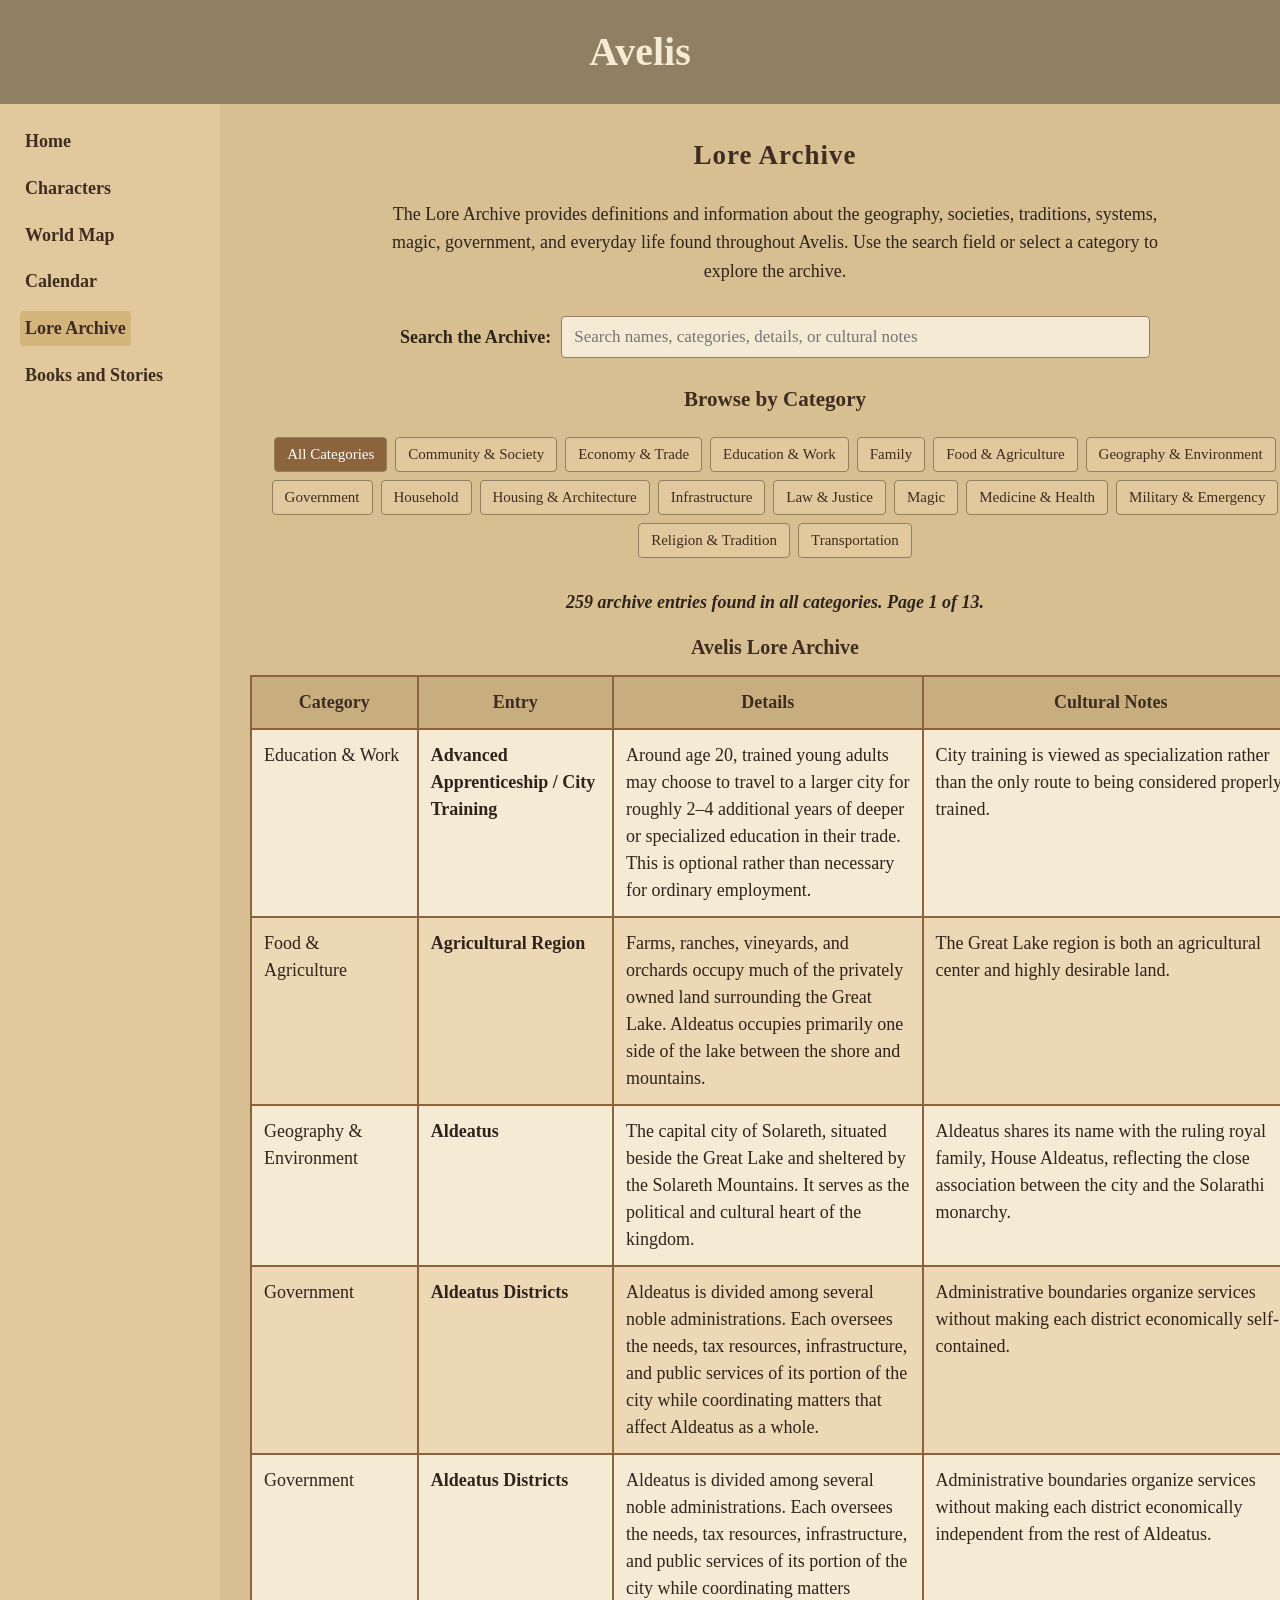
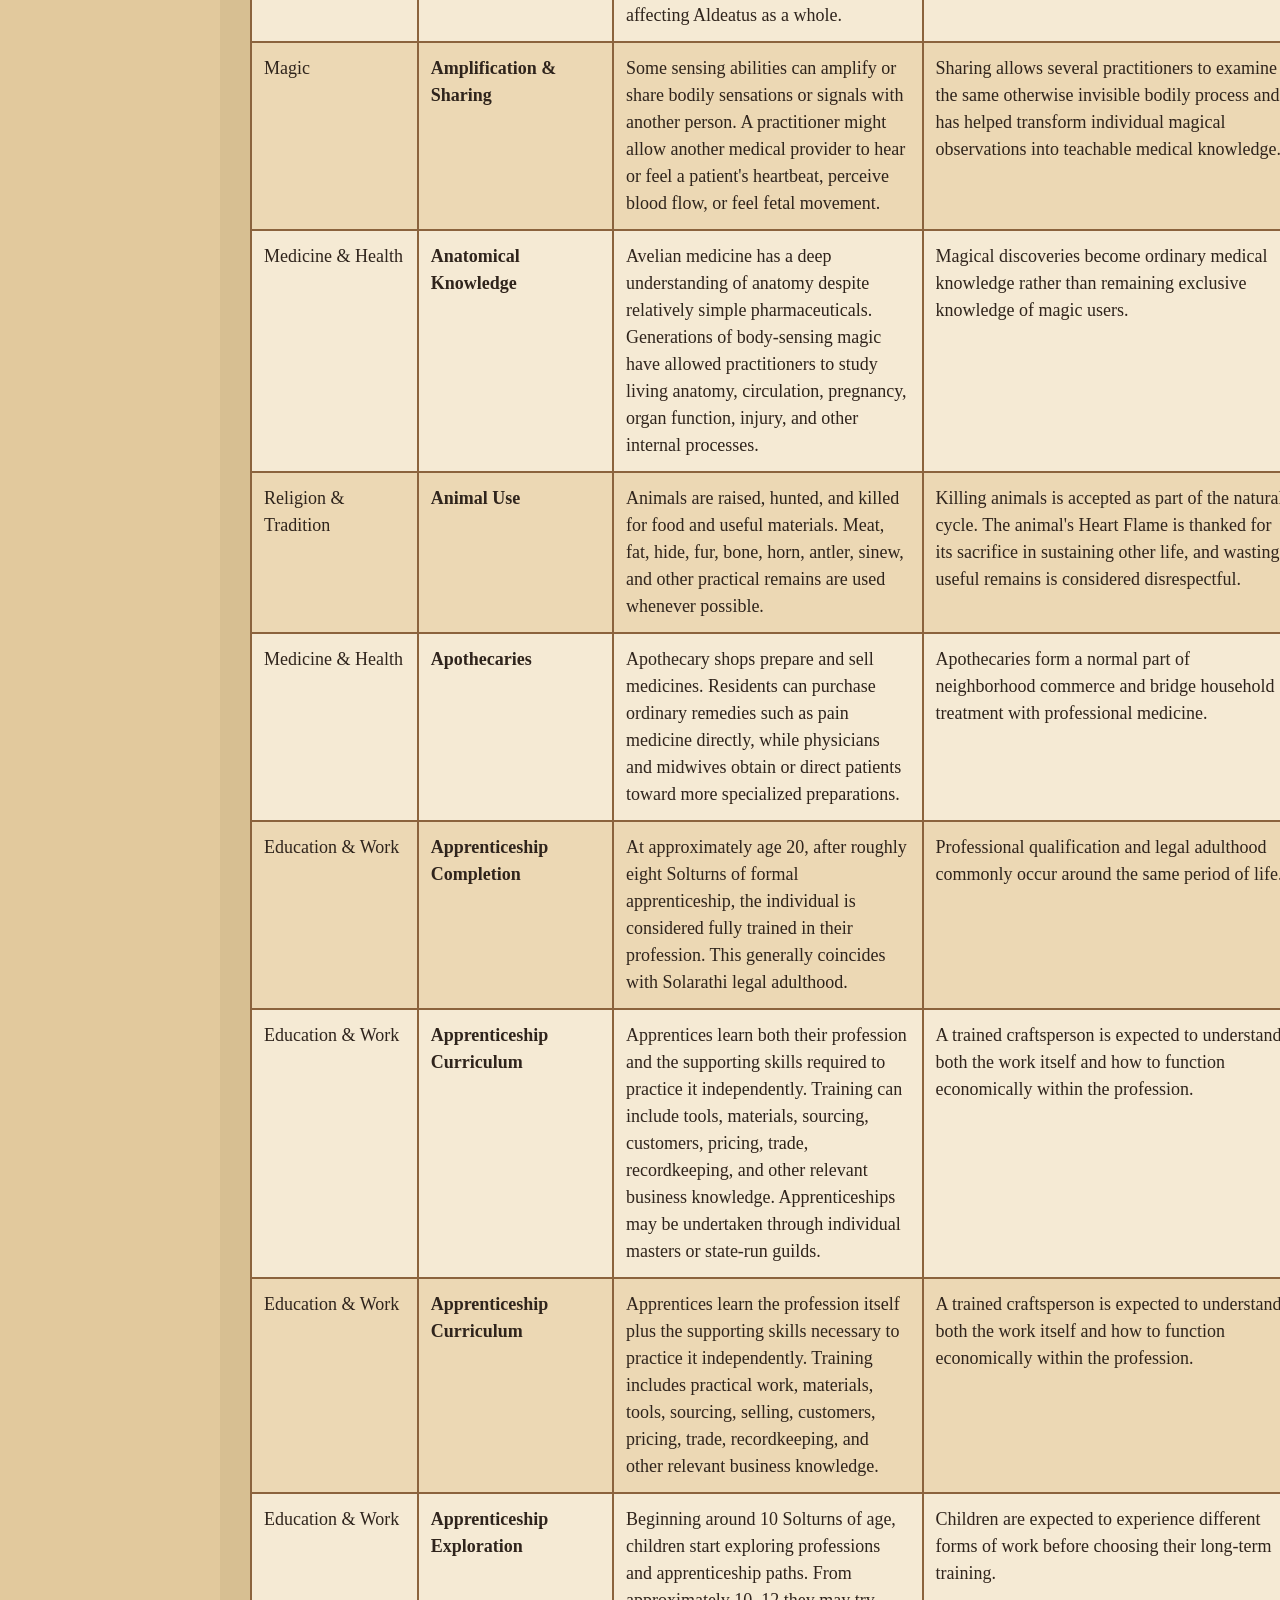
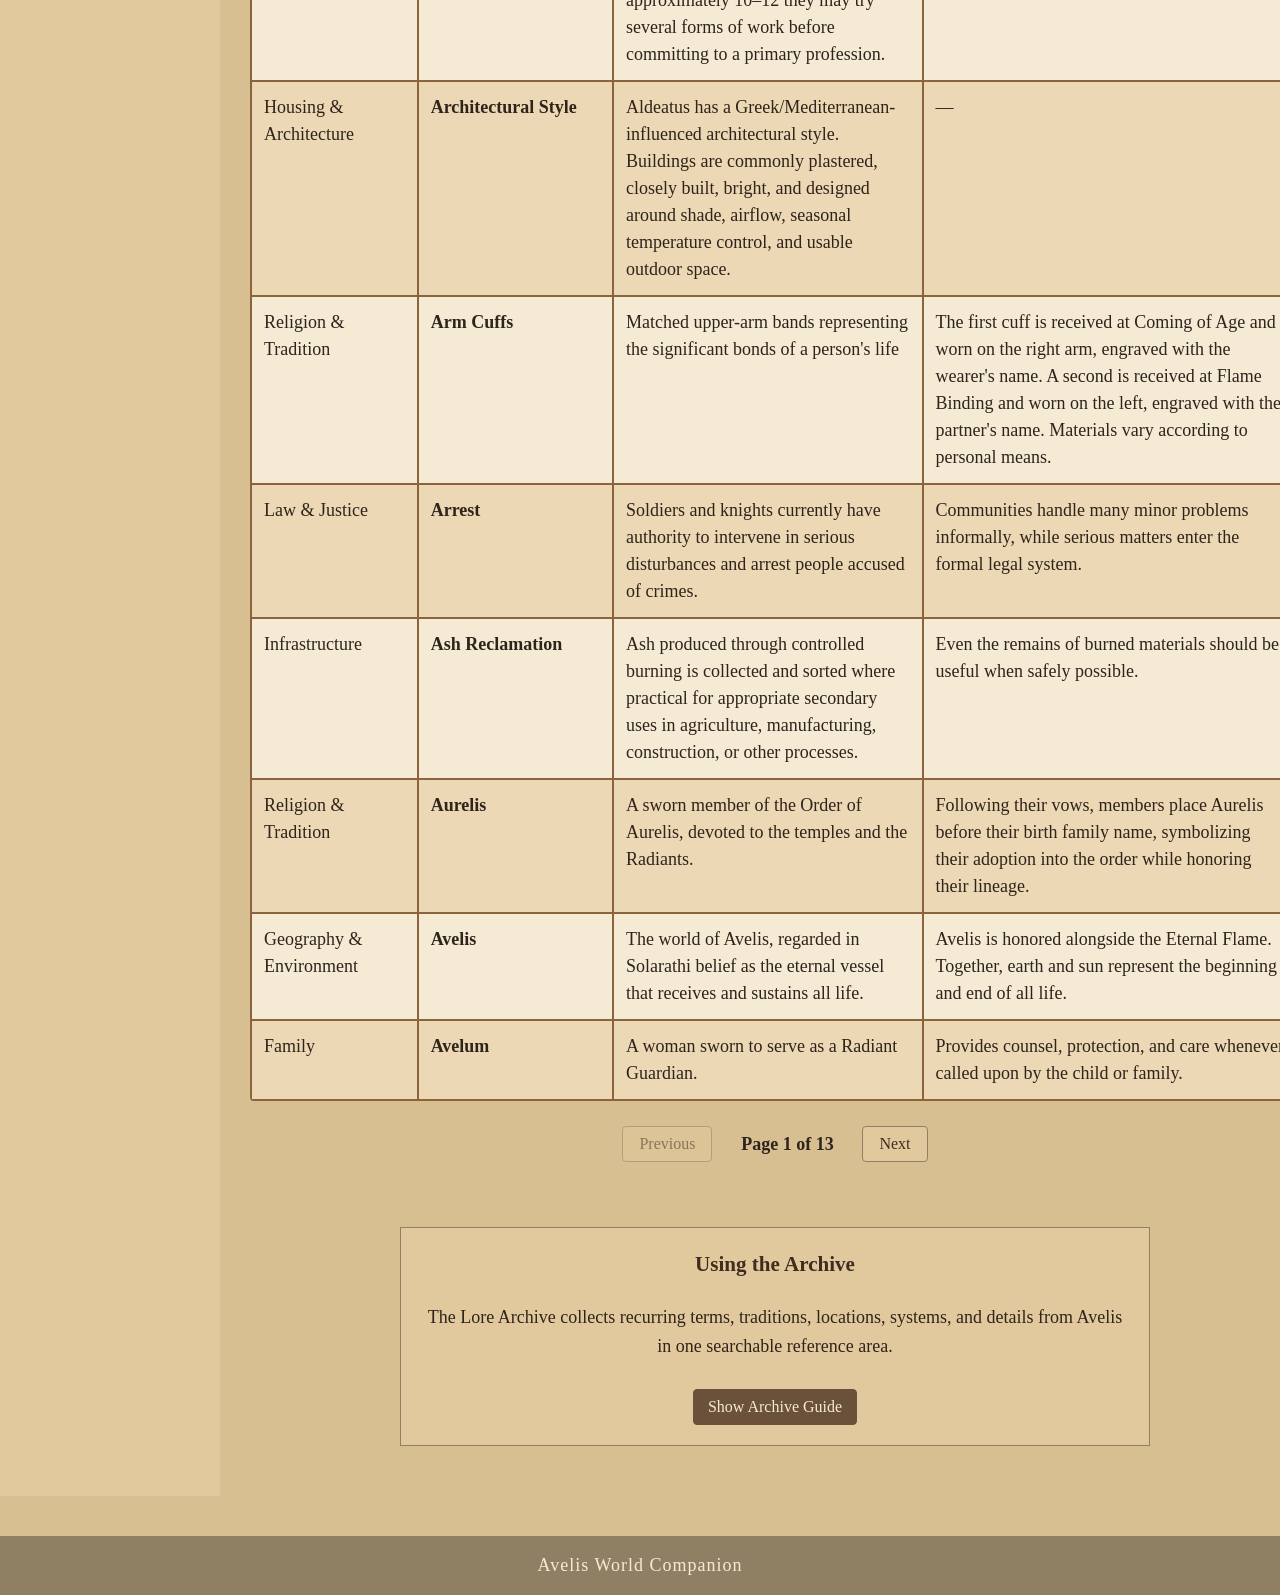
<file: lore.html>
<!DOCTYPE html>

<!--
    CST-120 Milestone 6 - Lore Archive Page

    The Lore Archive organizes worldbuilding information from Avelis.

    Archive entries are stored separately in:
    data/Lore-Archive.csv

    JavaScript in js/lore.js:
    - Loads the CSV data
    - Builds the archive table
    - Searches archive entries
    - Filters archive categories
    - Handles pagination
    - Updates accessible result information
    - Controls the jQuery Archive Guide

    Keeping the archive data separate from the HTML allows
    the archive to continue growing without making this page
    unnecessarily large.
-->

<html lang="en">

<head>

    <meta charset="UTF-8">

    <meta
        name="viewport"
        content="width=device-width, initial-scale=1.0"
    >

    <title>
        Avelis | Lore Archive
    </title>


    <!-- =====================================================
         SHARED AVELIS STYLESHEET
         ===================================================== -->

    <link
        rel="stylesheet"
        href="styles.css"
    >


    <style>

        /* =====================================================
           LORE PAGE LAYOUT
           ===================================================== */

        .lore-content {

            text-align:
                center;

        }


        .lore-title {

            letter-spacing:
                1px;

        }


        .lore-intro {

            max-width:
                800px;

            margin:
                0 auto 30px auto;

        }


        /* =====================================================
           SEARCH AREA
           ===================================================== */

        /*
            Grid keeps the search label and field aligned
            while allowing the input to expand.
        */

        .search-area {

            max-width:
                750px;

            margin:
                0 auto 25px auto;

            display:
                grid;

            grid-template-columns:
                auto 1fr;

            gap:
                10px;

            align-items:
                center;

        }


        .search-area label {

            font-weight:
                bold;

        }


        .search-area input {

            width:
                100%;

            padding:
                10px;

            font-family:
                "Times New Roman",
                serif;

            font-size:
                16px;

            color:
                #3e2d20;

            background-color:
                #ffffff;

            border:
                1px solid
                #8f8064;

            border-radius:
                4px;

        }


        .search-area input:focus {

            outline:
                2px solid
                #8b633d;

            outline-offset:
                2px;

        }


        /* =====================================================
           CATEGORY AREA
           ===================================================== */

        /*
            Flexbox allows archive category buttons
            to wrap naturally on smaller screens.
        */

        .category-section {

            max-width:
                1100px;

            margin:
                0 auto 30px auto;

        }


        .category-section h3 {

            margin-bottom:
                15px;

        }


        .categories {

            display:
                flex;

            flex-wrap:
                wrap;

            justify-content:
                center;

            gap:
                10px;

            margin-bottom:
                15px;

        }


        .category-button {

            padding:
                8px 12px;

            font-family:
                "Times New Roman",
                serif;

            font-size:
                15px;

            color:
                #3e2d20;

            background-color:
                #e2c99d;

            border:
                1px solid
                #8f8064;

            border-radius:
                4px;

            cursor:
                pointer;

        }


        .category-button:hover,
        .category-button:focus {

            background-color:
                #d3b47b;

        }


        .category-button.active-category {

            color:
                #ffffff;

            background-color:
                #8b633d;

        }


        /* =====================================================
           ARCHIVE STATUS
           ===================================================== */

        /*
            Search and filter information is announced
            through aria-live without interrupting the user.
        */

        .archive-status {

            min-height:
                24px;

            margin:
                10px auto 20px auto;

            font-style:
                italic;

        }


        /* =====================================================
           TABLE WRAPPER
           ===================================================== */

        /*
            Allows horizontal scrolling when the full archive
            table is wider than the visitor's screen.
        */

        .table-wrapper {

            width:
                100%;

            max-width:
                1400px;

            margin:
                0 auto;

            overflow-x:
                auto;

        }


        /* =====================================================
           LORE TABLE
           ===================================================== */

        .lore-table {

            width:
                100%;

            min-width:
                1050px;

            border-collapse:
                collapse;

            table-layout:
                fixed;

            background-color:
                #f5ead4;

        }


        .lore-table caption {

            margin-bottom:
                12px;

            font-family:
                Castellar,
                Georgia,
                serif;

            font-size:
                20px;

            font-weight:
                bold;

            color:
                #3e2d20;

        }


        .lore-table th,
        .lore-table td {

            padding:
                12px;

            border:
                2px solid
                #8b633d;

            text-align:
                left;

            vertical-align:
                top;

            line-height:
                1.5;

        }


        .lore-table th {

            color:
                #3e2d20;

            background-color:
                #c8ad7f;

            text-align:
                center;

        }


        /*
            Category column.
        */

        .lore-table th:nth-child(1),
        .lore-table td:nth-child(1) {

            width:
                15%;

        }


        /*
            Entry / System column.
        */

        .lore-table th:nth-child(2),
        .lore-table td:nth-child(2) {

            width:
                18%;

        }


        /*
            Details column.
        */

        .lore-table th:nth-child(3),
        .lore-table td:nth-child(3) {

            width:
                30%;

        }


        /*
            Cultural Notes receives the largest portion
            of the table so longer worldbuilding notes
            remain readable.
        */

        .lore-table th:nth-child(4),
        .lore-table td:nth-child(4) {

            width:
                37%;

        }


        /* =====================================================
           ARCHIVE AUDIO
           ===================================================== */

        /*
            Pronunciation recordings may appear with
            selected archive entries.
        */

        .lore-table audio {

            display:
                block;

            max-width:
                100%;

            margin-top:
                8px;

        }


        .audio-transcript {

            margin:
                5px 0 0 0;

            font-size:
                14px;

        }


        /* =====================================================
           LOADING AND EMPTY RESULTS
           ===================================================== */

        .archive-message-row td {

            padding:
                25px;

            text-align:
                center;

            font-style:
                italic;

        }


        /* =====================================================
           ARCHIVE GUIDE
           ===================================================== */

        /*
            Milestone 6 jQuery interaction.

            The Archive Guide uses jQuery to show and hide
            additional instructions.
        */

        .archive-aside {

            max-width:
                750px;

            margin:
                40px auto 20px auto;

            padding:
                20px;

            text-align:
                center;

        }


        .archive-aside h3 {

            margin-top:
                0;

        }


        .archive-guide-button {

            padding:
                9px 16px;

            margin-top:
                10px;

            font-family:
                "Times New Roman",
                serif;

            font-size:
                16px;

            color:
                #3e2d20;

            background-color:
                #e2c99d;

            border:
                1px solid
                #8f8064;

            border-radius:
                4px;

            cursor:
                pointer;

        }


        .archive-guide-button:hover,
        .archive-guide-button:focus {

            background-color:
                #d3b47b;

        }


        .archive-guide {

            max-width:
                650px;

            margin:
                20px auto 0 auto;

            padding:
                15px;

            border:
                1px solid
                #8f8064;

            background-color:
                #f5ead4;

            text-align:
                left;

        }


        .archive-guide.active-guide {

            border:
                2px solid
                #6f5137;

        }


        /* =====================================================
           RESPONSIVE DESIGN
           ===================================================== */

        @media (max-width: 800px) {

            .search-area {

                grid-template-columns:
                    1fr;

                text-align:
                    left;

            }


            .categories {

                justify-content:
                    flex-start;

            }


            .category-button {

                flex:
                    1 1 180px;

            }


            .table-wrapper {

                width:
                    100%;

            }


            .lore-table {

                min-width:
                    950px;

                font-size:
                    15px;

            }


            .lore-table th,
            .lore-table td {

                padding:
                    8px;

            }

        }

    </style>

</head>


<body>


    <!-- =====================================================
         SHARED SITE HEADER
         ===================================================== -->

    <header>

        <h1>
            Avelis
        </h1>

    </header>



    <div class="page-layout">


        <!-- =================================================
             MAIN SITE NAVIGATION
             ================================================= -->

        <nav
            aria-label="Main navigation"
        >

            <ul>


                <li>

                    <a
                        href="index.html"
                    >
                        Home
                    </a>

                </li>


                <li>

                    <a
                        href="characters.html"
                    >
                        Characters
                    </a>

                </li>


                <li>

                    <a
                        href="map.html"
                    >
                        World Map
                    </a>

                </li>


                <li>

                    <a
                        href="calendar.html"
                    >
                        Calendar
                    </a>

                </li>


                <li>

                    <a
                        href="lore.html"
                        aria-current="page"
                    >
                        Lore Archive
                    </a>

                </li>


                <li>

                <a
                    href="books&amp;stories.html"
                >
                    Books and Stories
                </a>

            </li>


            </ul>

        </nav>



        <!-- =================================================
             MAIN CONTENT
             ================================================= -->

        <main>


            <section class="lore-content">


                <!-- =================================================
                     PAGE INTRODUCTION
                     ================================================= -->

                <h2 class="lore-title">
                    Lore Archive
                </h2>


                <p class="lore-intro">

                    The Lore Archive provides definitions and information
                    about the geography, societies, traditions, systems,
                    magic, government, and everyday life found throughout
                    Avelis. Use the search field or select a category to
                    explore the archive.

                </p>



                <!-- =================================================
                     ARCHIVE SEARCH
                     ================================================= -->

                <!--
                    JavaScript searches the entries loaded from
                    data/Lore-Archive.csv while the visitor types.
                -->

                <div class="search-area">


                    <label
                        for="lore-search"
                    >
                        Search the Archive:
                    </label>


                    <input
                        type="search"
                        id="lore-search"
                        name="lore-search"
                        placeholder="Search names, categories, details, or cultural notes"
                        autocomplete="off"
                        aria-describedby="archive-status"
                    >


                </div>



                <!-- =================================================
                     ARCHIVE CATEGORIES
                     ================================================= -->

                <section
                    class="category-section"
                    aria-labelledby="category-heading"
                >


                    <h3
                        id="category-heading"
                    >
                        Browse by Category
                    </h3>



                    <div
                        class="categories"
                        id="archive-categories"
                    >


                        <!-- All categories -->

                        <button
                            type="button"
                            class="category-button active-category"
                            data-category="all"
                            aria-pressed="true"
                        >
                            All Categories
                        </button>



                        <!-- Geography & Environment -->

                        <button
                            type="button"
                            class="category-button"
                            data-category="Geography & Environment"
                            aria-pressed="false"
                        >
                            Geography &amp; Environment
                        </button>



                        <!-- Community & Society -->

                        <button
                            type="button"
                            class="category-button"
                            data-category="Community & Society"
                            aria-pressed="false"
                        >
                            Community &amp; Society
                        </button>



                        <!-- Economy & Trade -->

                        <button
                            type="button"
                            class="category-button"
                            data-category="Economy & Trade"
                            aria-pressed="false"
                        >
                            Economy &amp; Trade
                        </button>



                        <!-- Household -->

                        <button
                            type="button"
                            class="category-button"
                            data-category="Household"
                            aria-pressed="false"
                        >
                            Household
                        </button>



                        <!-- Law & Justice -->

                        <button
                            type="button"
                            class="category-button"
                            data-category="Law & Justice"
                            aria-pressed="false"
                        >
                            Law &amp; Justice
                        </button>



                        <!-- Government -->

                        <button
                            type="button"
                            class="category-button"
                            data-category="Government"
                            aria-pressed="false"
                        >
                            Government
                        </button>



                        <!-- Medicine & Health -->

                        <button
                            type="button"
                            class="category-button"
                            data-category="Medicine & Health"
                            aria-pressed="false"
                        >
                            Medicine &amp; Health
                        </button>



                        <!-- Religion & Tradition -->

                        <button
                            type="button"
                            class="category-button"
                            data-category="Religion & Tradition"
                            aria-pressed="false"
                        >
                            Religion &amp; Tradition
                        </button>



                        <!-- Transportation -->

                        <button
                            type="button"
                            class="category-button"
                            data-category="Transportation"
                            aria-pressed="false"
                        >
                            Transportation
                        </button>



                        <!-- Military & Emergency -->

                        <button
                            type="button"
                            class="category-button"
                            data-category="Military & Emergency"
                            aria-pressed="false"
                        >
                            Military &amp; Emergency
                        </button>



                        <!-- Infrastructure -->

                        <button
                            type="button"
                            class="category-button"
                            data-category="Infrastructure"
                            aria-pressed="false"
                        >
                            Infrastructure
                        </button>



                        <!-- Magic -->

                        <button
                            type="button"
                            class="category-button"
                            data-category="Magic"
                            aria-pressed="false"
                        >
                            Magic
                        </button>



                        <!-- Housing & Architecture -->

                        <button
                            type="button"
                            class="category-button"
                            data-category="Housing & Architecture"
                            aria-pressed="false"
                        >
                            Housing &amp; Architecture
                        </button>



                        <!-- Education & Work -->

                        <button
                            type="button"
                            class="category-button"
                            data-category="Education & Work"
                            aria-pressed="false"
                        >
                            Education &amp; Work
                        </button>



                        <!-- Food & Agriculture -->

                        <button
                            type="button"
                            class="category-button"
                            data-category="Food & Agriculture"
                            aria-pressed="false"
                        >
                            Food &amp; Agriculture
                        </button>



                        <!-- Family -->

                        <button
                            type="button"
                            class="category-button"
                            data-category="Family"
                            aria-pressed="false"
                        >
                            Family
                        </button>


                    </div>


                </section>



                <!-- =================================================
                     ARCHIVE STATUS
                     ================================================= -->

                <!--
                    JavaScript updates this area with the number
                    of matching archive entries and pagination status.
                -->

                <p
                    id="archive-status"
                    class="archive-status"
                    aria-live="polite"
                >
                    Loading the Avelis Lore Archive...
                </p>



                <!-- =================================================
                     LORE REFERENCE TABLE
                     =================================================

                     The table contains four columns:

                     1. Category
                     2. Entry
                     3. Details
                     4. Cultural Notes

                     JavaScript creates the archive rows from
                     data/Lore-Archive.csv.
                -->

                <div class="table-wrapper">


                    <table class="lore-table">


                        <caption>
                            Avelis Lore Archive
                        </caption>



                        <thead>

                            <tr>


                                <th scope="col">
                                    Category
                                </th>


                                <th scope="col">
                                    Entry
                                </th>


                                <th scope="col">
                                    Details
                                </th>


                                <th scope="col">
                                    Cultural Notes
                                </th>


                            </tr>

                        </thead>



                        <tbody
                            id="lore-table-body"
                        >


                            <!--
                                Temporary loading row.

                                lore.js removes this row when
                                the CSV finishes loading.
                            -->

                            <tr class="archive-message-row">

                                <td colspan="4">
                                    Loading archive entries...
                                </td>

                            </tr>


                        </tbody>


                    </table>


                </div>



                <!-- =================================================
                     ARCHIVE PAGINATION
                     =================================================

                     lore.js can populate and control this area
                     when the archive contains multiple pages.
                -->

                <div
                    id="archive-pagination"
                    class="archive-pagination"
                    aria-label="Lore Archive pages"
                >
                </div>


            </section>



            <!-- =================================================
                 ARCHIVE GUIDE
                 =================================================

                 Milestone 6 jQuery interaction.

                 The guide is revealed and hidden without
                 navigating away from the Lore Archive.
            -->

            <aside class="archive-aside">


                <h3>
                    Using the Archive
                </h3>


                <p>

                    The Lore Archive collects recurring terms,
                    traditions, locations, systems, and details
                    from Avelis in one searchable reference area.

                </p>



                <button
                    type="button"
                    id="archive-guide-button"
                    class="archive-guide-button"
                    aria-expanded="false"
                    aria-controls="archive-guide"
                >
                    Show Archive Guide
                </button>



                <div
                    id="archive-guide"
                    class="archive-guide"
                    aria-hidden="true"
                    tabindex="-1"
                    hidden
                >


                    <h4>
                        Archive Guide
                    </h4>


                    <p>

                        Use the search field to look for a specific
                        word, place, custom, system, character term,
                        or other topic.

                    </p>


                    <p>

                        Category buttons narrow the archive to one area
                        of Avelis worldbuilding. Select All Categories
                        to return to the complete archive.

                    </p>


                    <p>

                        The Details and Cultural Notes columns provide
                        additional context for how each entry functions
                        within the world of Avelis.

                    </p>


                    <p>

                        Archive information is stored separately from
                        this webpage in a CSV file so new entries can be
                        added without expanding the HTML document.

                    </p>


                </div>


            </aside>


        </main>

    </div>



    <!-- =====================================================
         SHARED SITE FOOTER
         ===================================================== -->

    <footer>

        <p>
            Avelis World Companion
        </p>

    </footer>



    <!-- =====================================================
         JQUERY
         =====================================================

         jQuery loads before lore.js so the Archive Guide
         interaction can use jQuery methods.
    -->

    <script
        src="https://code.jquery.com/jquery-3.7.1.min.js"
    ></script>



    <!-- =====================================================
         LORE ARCHIVE JAVASCRIPT
         ===================================================== -->

    <script
        src="js/lore.js"
    ></script>


</body>

</html>
</file>
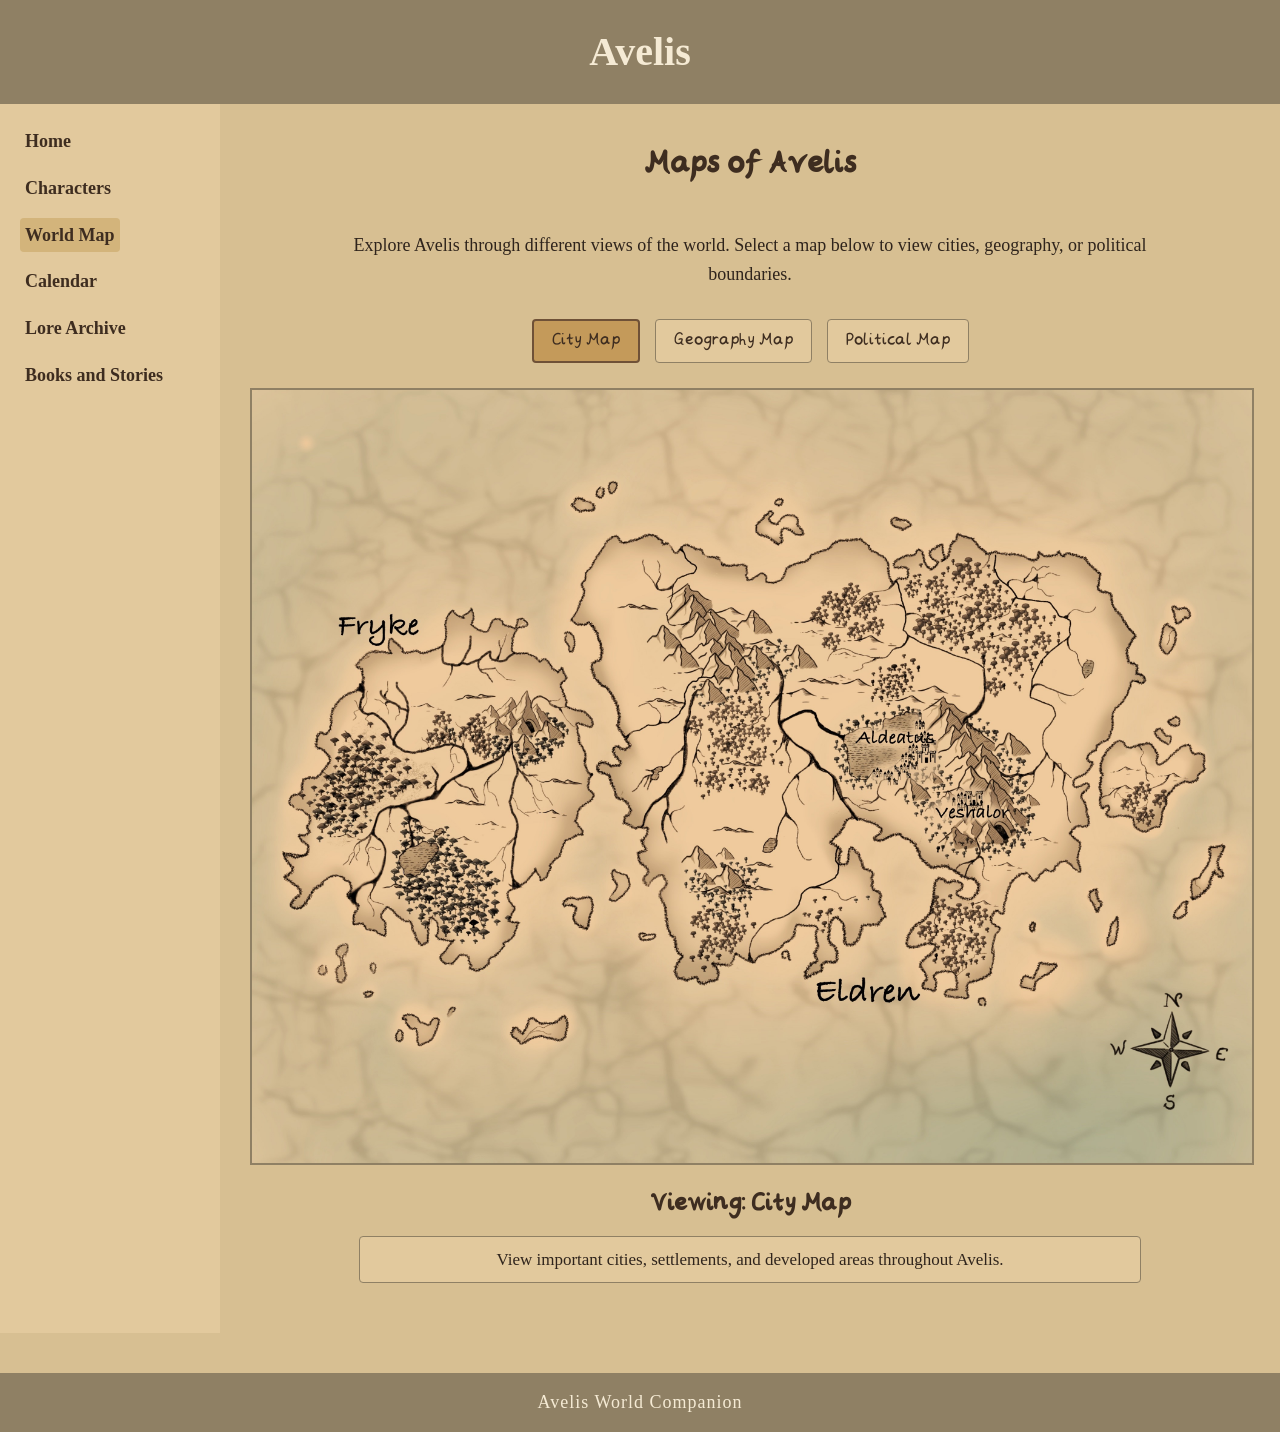
<file: map.html>
<!DOCTYPE html>

<!--
    CST-120 Milestone 6 - Map Page

    This page allows visitors to switch between different maps of Avelis.

    Shared site styling is stored in styles.css.

    Map-specific layout remains on this page.

    JavaScript behavior is stored externally in:
    js/map.js
-->

<html lang="en">

<head>

    <meta charset="UTF-8">

    <meta
        name="viewport"
        content="width=device-width, initial-scale=1.0"
    >

    <title>
        Avelis | Maps
    </title>


    <!-- Shared Avelis stylesheet -->

    <link
        rel="stylesheet"
        href="styles.css"
    >


    <style>

        /* =====================================================
           MAP PAGE INTRODUCTION
           ===================================================== */

        .map-intro {

            max-width:
                850px;

            margin:
                0 auto 30px auto;

            text-align:
                center;

        }


        .map-heading {

            font-family:
                "Samantha Handwriting",
                cursive;

            font-size:
                40px;

        }


        /* =====================================================
           MAP BUTTONS
           ===================================================== */

        /*
            Flexbox keeps the map buttons in one row when
            enough space is available.

            flex-wrap allows the buttons to move onto another
            line on narrower screens.
        */

        .map-buttons {

            display:
                flex;

            justify-content:
                center;

            flex-wrap:
                wrap;

            gap:
                15px;

            margin-bottom:
                25px;

        }


        .map-buttons button {

            padding:
                10px 18px;

            font-family:
                "Samantha Handwriting",
                cursive;

            font-size:
                22px;

            color:
                #3e2d20;

            background-color:
                #e2c99d;

            border:
                1px solid
                #8f8064;

            border-radius:
                4px;

            cursor:
                pointer;

            transition:
                transform 0.3s ease,
                background-color 0.3s ease;

        }


        .map-buttons button:hover,
        .map-buttons button:focus {

            transform:
                scale(1.05);

            background-color:
                #d3b47b;

        }


        /*
            The active button receives a stronger
            visual state matching aria-pressed="true".
        */

        .map-buttons button.active-map {

            background-color:
                #c49a5a;

            border:
                2px solid
                #6f5137;

        }


        /* =====================================================
           MAP DISPLAY
           ===================================================== */

        .map-display {

            max-width:
                1000px;

            margin:
                0 auto;

            text-align:
                center;

        }


        .map-display img {

            width:
                100%;

            max-width:
                1000px;

            height:
                auto;

            display:
                block;

            margin:
                0 auto;

            border:
                2px solid
                #8f8064;

        }


        .map-title {

            margin-top:
                15px;

            margin-bottom:
                5px;

            font-family:
                "Samantha Handwriting",
                cursive;

            font-size:
                32px;

        }


        /*
            JavaScript updates this description
            whenever a different map is selected.
        */

        #map-description {

            max-width:
                750px;

            margin:
                0 auto 20px auto;

            padding:
                10px 15px;

            font-size:
                17px;

            line-height:
                1.5;

            background-color:
                #e2c99d;

            border:
                1px solid
                #8f8064;

            border-radius:
                4px;

        }


        /* =====================================================
           RESPONSIVE MAP LAYOUT
           ===================================================== */

        @media (max-width: 800px) {

            .map-buttons {

                flex-direction:
                    column;

                align-items:
                    center;

            }


            .map-buttons button {

                width:
                    220px;

            }


            .map-heading {

                font-size:
                    34px;

            }

        }


        /* =====================================================
           ACCESSIBILITY
           ===================================================== */

        /*
            Button motion is reduced when the visitor's
            device requests reduced motion.
        */

        @media (prefers-reduced-motion: reduce) {

            .map-buttons button {

                transition-duration:
                    0.01ms;

            }


            .map-buttons button:hover,
            .map-buttons button:focus {

                transform:
                    none;

            }

        }

    </style>

</head>


<body>


    <!-- =====================================================
         SHARED SITE HEADER
         ===================================================== -->

    <header>

        <h1>
            Avelis
        </h1>

    </header>



    <div class="page-layout">


        <!-- =================================================
             MAIN SITE NAVIGATION
             ================================================= -->

        <nav
            aria-label="Main navigation"
        >

            <ul>


                <li>

                    <a
                        href="index.html"
                    >
                        Home
                    </a>

                </li>


                <li>

                    <a
                        href="characters.html"
                    >
                        Characters
                    </a>

                </li>


                <li>

                    <a
                        href="map.html"
                        aria-current="page"
                    >
                        World Map
                    </a>

                </li>


                <li>

                    <a
                        href="calendar.html"
                    >
                        Calendar
                    </a>

                </li>


                <li>

                    <a
                        href="lore.html"
                    >
                        Lore Archive
                    </a>

                </li>


                <li>

            <a
                href="books&amp;stories.html"
            >
                Books and Stories
            </a>

        </li>


        </ul>

        </nav>



        <!-- =================================================
             MAIN CONTENT
             ================================================= -->

        <main>


            <!-- =================================================
                 MAP PAGE INTRODUCTION
                 ================================================= -->

            <section class="map-intro">

                <h2 class="map-heading">
                    Maps of Avelis
                </h2>


                <p>

                    Explore Avelis through different views of the world.
                    Select a map below to view cities, geography, or
                    political boundaries.

                </p>

            </section>



            <!-- =================================================
                 MAP SELECTION BUTTONS
                 =================================================

                 aria-pressed communicates which option is
                 currently selected to assistive technology.

                 JavaScript updates these values.
            -->

            <section
                class="map-buttons"
                aria-label="Choose a map of Avelis"
            >


                <button
                    type="button"
                    data-map="city"
                    aria-pressed="true"
                    aria-controls="map-image map-title map-description"
                    class="active-map"
                >
                    City Map
                </button>


                <button
                    type="button"
                    data-map="geography"
                    aria-pressed="false"
                    aria-controls="map-image map-title map-description"
                >
                    Geography Map
                </button>


                <button
                    type="button"
                    data-map="political"
                    aria-pressed="false"
                    aria-controls="map-image map-title map-description"
                >
                    Political Map
                </button>


            </section>



            <!-- =================================================
                 CURRENT MAP
                 ================================================= -->

            <section
                class="map-display"
                aria-label="Selected map"
            >


                <img
                    id="map-image"
                    src="images/City-Map.jpeg"
                    alt="City map of Avelis"
                >


                <!--
                    aria-live announces the map title when
                    JavaScript changes the selected map.
                -->

                <h3
                    id="map-title"
                    class="map-title"
                    aria-live="polite"
                >
                    Viewing: City Map
                </h3>


                <!--
                    JavaScript updates this text to explain
                    the currently selected map.
                -->

                <p
                    id="map-description"
                    aria-live="polite"
                >
                    View important cities, settlements, and developed
                    areas throughout Avelis.
                </p>


            </section>


        </main>

    </div>



    <!-- =====================================================
         SHARED SITE FOOTER
         ===================================================== -->

    <footer>

        <p>
            Avelis World Companion
        </p>

    </footer>



    <!-- =====================================================
         EXTERNAL MAP JAVASCRIPT
         ===================================================== -->

    <script
        src="js/map.js"
    ></script>


</body>

</html>
</file>
<file: styles.css>
/*
    Avelis World Companion - Shared Stylesheet

    CST-120 Milestone 6

    Shared styles used throughout the Avelis World Companion.

    This stylesheet includes:
    - Shared site colors
    - Custom font
    - Page structure
    - Navigation
    - Bootstrap customization
    - Shared buttons
    - Character styles
    - Lore Archive styles
    - Calendar styles
    - Books & Stories styles
    - Modal styles
    - Footer
    - Responsive layouts
    - Accessibility support
*/


/* =========================================================
   SHARED COLOR VARIABLES
   ========================================================= */

:root {

    --color-background: #d7bf92;

    --color-panel: #e2c99d;

    --color-header: #8f8064;

    --color-text: #2f241c;

    --color-heading: #3e2d20;

    --color-light: #f5ead4;

    --color-accent: #d3b47b;

    --color-border: #8f8064;

    --color-dark-accent: #6f5137;

    --color-button: #6b5139;

    --color-button-hover: #503c2c;

    --color-white: #ffffff;

}


/* =========================================================
   CUSTOM FONT
   ========================================================= */

/*
    Original handwriting font created by Samantha Manuszak.

    Used with permission from the creator for this
    academic project.
*/

@font-face {

    font-family: "Samantha Handwriting";

    src:
        url("font/Samantha-Handwriting.ttf")
        format("truetype");

    font-weight: normal;

    font-style: normal;

}


/* =========================================================
   SHARED PAGE STRUCTURE
   ========================================================= */

html {

    scroll-behavior: smooth;

}


body {

    margin: 0;

    font-family:
        "Times New Roman",
        serif;

    font-size: 18px;

    line-height: 1.6;

    color:
        var(--color-text);

    background-color:
        var(--color-background);

}


/*
    Main site header
*/

header {

    background-color:
        var(--color-header);

    padding: 20px;

    text-align: center;

}


header h1 {

    margin: 0;

    font-family:
        Castellar,
        Georgia,
        serif;

    font-size: 40px;

    color:
        var(--color-light);

}


/*
    Standard two-column page structure.

    Sidebar navigation appears on the left
    on larger screens.
*/

.page-layout {

    display: flex;

    min-height: 80vh;

}


main {

    flex: 1;

    padding: 30px;

}


/*
    Keeps large sections from becoming
    excessively wide on large monitors.
*/

main > section,
main > aside {

    box-sizing: border-box;

}


/* =========================================================
   SHARED HEADINGS
   ========================================================= */

h1,
h2,
h3,
h4,
h5,
h6 {

    color:
        var(--color-heading);

}


h2,
h3 {

    font-family:
        Castellar,
        Georgia,
        serif;

}


h2 {

    margin-top: 0;

}


p {

    max-width: 100%;

}


/* =========================================================
   SHARED SIDEBAR NAVIGATION
   ========================================================= */

/*
    These rules apply only to navigation placed directly
    inside .page-layout.

    This keeps the original sidebar navigation separate
    from Bootstrap navigation used on Milestone 6 pages.
*/

.page-layout > nav {

    width:
        180px;

    background-color:
        var(--color-panel);

    padding:
        20px;

    flex-shrink:
        0;

}


.page-layout > nav ul {

    list-style-type:
        none;

    padding:
        0;

    margin:
        0;

}


.page-layout > nav li {

    margin-bottom:
        12px;

}


.page-layout > nav a {

    display:
        inline-block;

    padding:
        3px 5px;

    border-radius:
        4px;

    color:
        var(--color-heading);

    background-color:
        transparent;

    font-weight:
        bold;

    text-decoration:
        none;

    transition:
        background-color 0.3s ease,
        color 0.3s ease;

}


.page-layout > nav a:hover,
.page-layout > nav a:focus {

    background-color:
        var(--color-accent);

    color:
        var(--color-white);

    text-decoration:
        underline;

}


/*
    Current page indicator.
*/

.page-layout > nav a[aria-current="page"] {

    background-color:
        var(--color-accent);

    color:
        var(--color-heading);

}


/* =========================================================
   BOOTSTRAP NAVBAR CUSTOMIZATION
   ========================================================= */

/*
    Used by Milestone 6 pages that use
    Bootstrap responsive navigation.
*/

.avelis-navbar {

    width: 100%;

    padding: 10px 20px;

    background-color:
        var(--color-header);

}


.avelis-navbar .container {

    max-width: 1200px;

}


.avelis-navbar .navbar-brand {

    font-family:
        Castellar,
        Georgia,
        serif;

    color:
        var(--color-light);

    font-weight: bold;

    letter-spacing: 1px;

}


.avelis-navbar .navbar-brand:hover,
.avelis-navbar .navbar-brand:focus {

    color:
        var(--color-white);

}


.avelis-navbar .navbar-nav {

    margin-left: auto;

}


.avelis-navbar .nav-item {

    margin-bottom: 0;

}


.avelis-navbar .nav-link {

    color:
        var(--color-light);

    margin: 0 3px;

    padding: 7px 10px;

    border-radius: 4px;

}


.avelis-navbar .nav-link:hover,
.avelis-navbar .nav-link:focus {

    color:
        var(--color-white);

    background-color:
        var(--color-dark-accent);

    text-decoration: none;

}


.avelis-navbar .nav-link.active {

    color:
        var(--color-white);

    background-color:
        var(--color-dark-accent);

}


.avelis-navbar .navbar-toggler {

    border-color:
        var(--color-light);

}


/* =========================================================
   SHARED MEDIA
   ========================================================= */

img {

    max-width: 100%;

    height: auto;

}


audio,
video {

    max-width: 100%;

}


/* =========================================================
   SHARED SUPPORTING CONTENT
   ========================================================= */

aside {

    background-color:
        var(--color-panel);

    border:
        1px solid
        var(--color-border);

}


.box-example-two {

    margin:
        40px auto
        20px auto;

    padding: 25px;

    border:
        2px solid
        #8b633d;

    max-width: 750px;

}


/* =========================================================
   SHARED BUTTONS
   ========================================================= */

button {

    font-family:
        "Times New Roman",
        serif;

}


.btn-primary {

    background-color:
        var(--color-button);

    border-color:
        var(--color-button);

}


.btn-primary:hover,
.btn-primary:focus {

    background-color:
        var(--color-button-hover);

    border-color:
        var(--color-button-hover);

}


.btn-secondary {

    background-color:
        var(--color-header);

    border-color:
        var(--color-header);

}


.btn-secondary:hover,
.btn-secondary:focus {

    background-color:
        var(--color-dark-accent);

    border-color:
        var(--color-dark-accent);

}


/*
    Shared custom button style
*/

.avelis-button {

    display: inline-block;

    padding:
        9px 16px;

    color:
        var(--color-light);

    background-color:
        var(--color-button);

    border:
        1px solid
        var(--color-button);

    border-radius:
        4px;

    font-size:
        17px;

    text-decoration:
        none;

    cursor:
        pointer;

    transition:
        background-color 0.3s ease,
        transform 0.2s ease;

}


.avelis-button:hover,
.avelis-button:focus {

    color:
        var(--color-white);

    background-color:
        var(--color-button-hover);

    transform:
        translateY(-1px);

}


/* =========================================================
   BOOTSTRAP CARD CUSTOMIZATION
   ========================================================= */

.card {

    background-color:
        var(--color-light);

    color:
        var(--color-text);

    border:
        1px solid
        var(--color-border);

}


.card-title {

    color:
        var(--color-heading);

}


.card-text {

    color:
        var(--color-text);

}


.shadow-sm {

    box-shadow:
        0 3px 8px
        rgba(47, 36, 28, 0.15)
        !important;

}


/* =========================================================
   CHARACTER PAGE SHARED STYLES
   ========================================================= */

/*
    The Characters page uses more specific
    internal selectors where needed.
*/

.character-intro h2 {

    color:
        #6f5137;

}


.character-intro p {

    color:
        #6f5137;

}


.character-name {

    font-size:
        20px;

}


/*
    Shared character card behavior.
*/

.character-card {

    border-radius:
        6px;

}


.flip-card {

    outline:
        none;

}


.flip-card:focus {

    outline:
        3px solid
        var(--color-dark-accent);

    outline-offset:
        5px;

    border-radius:
        4px;

}


.character-info {

    max-width:
        500px;

    margin-top:
        15px;

    padding:
        15px;

    background-color:
        var(--color-light);

    border:
        1px solid
        var(--color-border);

    border-radius:
        4px;

}


.character-info p {

    margin:
        5px 0;

}


/* =========================================================
   LORE ARCHIVE
   ========================================================= */

/*
    Archive search area.
*/

.archive-search {

    max-width:
        850px;

    margin:
        0 auto
        25px auto;

}


#lore-search {

    width:
        100%;

    box-sizing:
        border-box;

    padding:
        10px 12px;

    font-family:
        "Times New Roman",
        serif;

    font-size:
        17px;

    color:
        var(--color-text);

    background-color:
        var(--color-light);

    border:
        1px solid
        var(--color-border);

    border-radius:
        4px;

}


#lore-search:focus {

    outline:
        3px solid
        rgba(111, 81, 55, 0.35);

    border-color:
        var(--color-dark-accent);

}


/*
    Archive category buttons.
*/

#archive-categories {

    display:
        flex;

    flex-wrap:
        wrap;

    justify-content:
        center;

    gap:
        8px;

    margin:
        20px auto
        25px auto;

}


.category-button {

    padding:
        7px 11px;

    font-family:
        "Times New Roman",
        serif;

    font-size:
        15px;

    color:
        var(--color-heading);

    background-color:
        var(--color-panel);

    border:
        1px solid
        var(--color-border);

    border-radius:
        4px;

    cursor:
        pointer;

    transition:
        background-color 0.3s ease,
        color 0.3s ease;

}


.category-button:hover,
.category-button:focus {

    color:
        var(--color-white);

    background-color:
        var(--color-dark-accent);

}


.category-button.active-category {

    color:
        var(--color-white);

    background-color:
        var(--color-dark-accent);

}


/*
    Archive status text.
*/

#archive-status {

    margin:
        15px auto;

    text-align:
        center;

    font-weight:
        bold;

}


/* =========================================================
   LORE ARCHIVE TABLE
   ========================================================= */

/*
    The archive has four columns.

    The wrapper allows horizontal scrolling on narrow
    screens instead of compressing Cultural Notes.
*/

.table-wrapper {

    width:
        100%;

    max-width:
        1400px;

    margin:
        25px auto
        0 auto;

    overflow-x:
        auto;

    border-radius:
        4px;

}


/*
    Minimum width gives the longer text columns
    enough room to remain readable.
*/

.lore-table {

    width:
        100%;

    min-width:
        1050px;

    border-collapse:
        collapse;

    table-layout:
        fixed;

    background-color:
        var(--color-light);

}


/*
    General archive cell styling.
*/

.lore-table th,
.lore-table td {

    padding:
        14px 16px;

    text-align:
        left;

    vertical-align:
        top;

    line-height:
        1.5;

    border:
        1px solid
        var(--color-border);

    white-space:
        normal;

    overflow-wrap:
        normal;

    word-break:
        normal;

}


/*
    Category
*/

.lore-table th:nth-child(1),
.lore-table td:nth-child(1) {

    width:
        15%;

}


/*
    Entry / System
*/

.lore-table th:nth-child(2),
.lore-table td:nth-child(2) {

    width:
        18%;

}


/*
    Details
*/

.lore-table th:nth-child(3),
.lore-table td:nth-child(3) {

    width:
        30%;

}


/*
    Cultural Notes

    This is intentionally the widest column.
*/

.lore-table th:nth-child(4),
.lore-table td:nth-child(4) {

    width:
        37%;

}


/*
    Archive table headings.
*/

.lore-table th {

    background-color:
        var(--color-header);

    color:
        var(--color-light);

    font-weight:
        bold;

}


/*
    Alternating row colors.
*/

.lore-table tbody tr:nth-child(even) {

    background-color:
        #ecd8b4;

}


.lore-table tbody tr:nth-child(odd) {

    background-color:
        var(--color-light);

}


/*
    Row hover gives visitors a clear visual
    indication of the entry being read.
*/

.lore-table tbody tr:hover {

    background-color:
        #e2c99d;

}


/*
    Archive messages.
*/

.archive-message-row td {

    padding:
        25px;

    text-align:
        center;

    font-style:
        italic;

}


/* =========================================================
   LORE ARCHIVE PAGINATION
   ========================================================= */

.archive-pagination {

    width:
        auto;

    max-width:
        600px;

    margin:
        25px auto
        0 auto;

    padding:
        0;

    display:
        flex;

    justify-content:
        center;

    align-items:
        center;

    gap:
        20px;

    background-color:
        transparent;

}


.pagination-button {

    padding:
        8px 16px;

    font-family:
        "Times New Roman",
        serif;

    font-size:
        16px;

    color:
        var(--color-heading);

    background-color:
        var(--color-panel);

    border:
        1px solid
        var(--color-border);

    border-radius:
        4px;

    cursor:
        pointer;

}


.pagination-button:hover:not(:disabled),
.pagination-button:focus:not(:disabled) {

    color:
        var(--color-white);

    background-color:
        var(--color-dark-accent);

}


.pagination-button:disabled {

    opacity:
        0.5;

    cursor:
        not-allowed;

}


.page-indicator {

    min-width:
        110px;

    font-weight:
        bold;

    text-align:
        center;

}


/* =========================================================
   ARCHIVE GUIDE
   ========================================================= */

.archive-guide {

    max-width:
        850px;

    margin:
        35px auto;

    padding:
        20px;

    background-color:
        var(--color-panel);

    border:
        1px solid
        var(--color-border);

    border-radius:
        4px;

}


#archive-guide-button {

    padding:
        8px 14px;

    color:
        var(--color-light);

    background-color:
        var(--color-button);

    border:
        1px solid
        var(--color-button);

    border-radius:
        4px;

    cursor:
        pointer;

}


#archive-guide-button:hover,
#archive-guide-button:focus {

    background-color:
        var(--color-button-hover);

}


/* =========================================================
   CALENDAR PAGE
   ========================================================= */

/*
    Intro section shown above the calendar chart.
*/

.calendar-intro {

    max-width:
        850px;

    margin:
        0 auto 35px auto;

    padding:
        20px;

    text-align:
        center;

    background-color:
        var(--color-panel);

    border:
        1px solid
        var(--color-border);

}


/*
    Main visual calendar section.
*/

.calendar-chart-section {

    max-width:
        1050px;

    margin:
        0 auto 45px auto;

    padding:
        25px;

    background-color:
        var(--color-light);

    border:
        1px solid
        var(--color-border);

}


/*
    Header area above the calendar.

    Previous and Next buttons sit on either side
    of the Moon information.
*/

.calendar-chart-header {

    display:
        grid;

    grid-template-columns:
        auto 1fr auto;

    align-items:
        center;

    gap:
        20px;

    margin-bottom:
        20px;

}


.calendar-heading-group {

    text-align:
        center;

}


.calendar-heading-group h2 {

    margin-bottom:
        8px;

}


.calendar-heading-group h3 {

    margin:
        0 0 5px 0;

}


#moon-range {

    margin:
        0;

    font-style:
        italic;

}


/* =========================================================
   MOON SELECTOR
   ========================================================= */

.moon-selector {

    max-width:
        300px;

    margin:
        0 auto 25px auto;

}


#moon-select {

    background-color:
        var(--color-light);

    border-color:
        var(--color-border);

}


#moon-select:focus {

    border-color:
        var(--color-dark-accent);

    box-shadow:
        0 0 0
        0.2rem
        rgba(111, 81, 55, 0.2);

}


/* =========================================================
   AVELIS CALENDAR CHART
   ========================================================= */

/*
    Allows horizontal scrolling if the chart becomes
    wider than a smaller screen.
*/

.calendar-chart-wrapper {

    width:
        100%;

    overflow-x:
        auto;

    border:
        1px solid
        var(--color-border);

}


/*
    The chart is designed to resemble a small printed
    calendar.

    Four rows = four Spans.
    Ten numbered columns = ten Cycle positions per Span.

    Each Moon contains 40 numbered Cycles.
*/

.avelis-calendar-chart {

    width:
        100%;

    min-width:
        900px;

    table-layout:
        fixed;

    border-collapse:
        collapse;

    background-color:
        var(--color-light);

}


/*
    Calendar headings and cells.
*/

.avelis-calendar-chart th,
.avelis-calendar-chart td {

    border:
        1px solid
        var(--color-border);

}


/*
    Top numbered heading row.

    The headings 1–10 show the position
    of each Cycle within a Span.
*/

.avelis-calendar-chart thead th {

    padding:
        10px 5px;

    color:
        var(--color-light);

    background-color:
        var(--color-header);

    font-weight:
        bold;

    text-align:
        center;

    vertical-align:
        middle;

}


/*
    The first column is labeled Span in the table header.

    The cells beneath it remain visually blank so the page
    does not repeat Span 1, Span 2, Span 3, and Span 4.
*/

        .avelis-calendar-chart .span-heading {

            width:
                75px;

            padding:
                12px 8px;

            color:
                var(--color-heading);

            background-color:
                var(--color-panel);

            font-weight:
                bold;

            text-align:
                center;

            vertical-align:
                middle;

        }

/* =========================================================
   CALENDAR DATE CELLS
   ========================================================= */

/*
    Each cell resembles a standard calendar date box.

    The date number appears in the upper-left corner
    with open space underneath for future information.
*/

.cycle-cell {

    position:
        relative;

    height:
        110px;

    padding:
        8px;

    text-align:
        left;

    vertical-align:
        top;

    background-color:
        #fffaf0;

    transition:
        background-color 0.2s ease;

}


/*
    Hover provides a small visual cue while keeping
    the layout simple.
*/

.cycle-cell:hover {

    background-color:
        var(--color-panel);

}


/*
    Numbered Cycle within the selected Moon.

    Moon dates run from 1 through 40.
*/

.calendar-date-number {

    display:
        block;

    margin:
        0 0 8px 0;

    font-size:
        18px;

    font-weight:
        bold;

    line-height:
        1;

    color:
        var(--color-heading);

}


/*
    Reserved area for information connected
    to individual dates.

    Examples could include:
    - Festivals
    - Religious observances
    - Character birthdays
    - Seasonal notes
    - Historical events
*/

.calendar-date-content {

    min-height:
        70px;

    font-size:
        13px;

    line-height:
        1.3;

    color:
        var(--color-text);

}


/*
    Optional styling for future event text
    placed inside a calendar date.
*/

.calendar-event {

    display:
        block;

    margin-top:
        5px;

    padding:
        4px 5px;

    font-size:
        12px;

    line-height:
        1.2;

    background-color:
        var(--color-panel);

    border-left:
        3px solid
        var(--color-dark-accent);

}


/* =========================================================
   TIMEKEEPING GUIDE
   ========================================================= */

.timekeeping-guide {

    max-width:
        1050px;

    margin:
        0 auto 45px auto;

}


.timekeeping-guide > h2 {

    margin-bottom:
        25px;

    text-align:
        center;

}


.timekeeping-guide .card {

    background-color:
        var(--color-light);

    border:
        1px solid
        var(--color-border);

    text-align:
        center;

}


.timekeeping-guide .card-body {

    padding:
        20px;

}


.timekeeping-guide .card h3 {

    margin-bottom:
        10px;

}


/* =========================================================
   CYCLE CONVERTER
   ========================================================= */

.cycle-converter {

    max-width:
        750px;

    margin:
        0 auto 40px auto;

    padding:
        25px;

    text-align:
        center;

    background-color:
        var(--color-panel);

    border:
        1px solid
        var(--color-border);

}


.cycle-converter h2 {

    margin-bottom:
        10px;

}


#cycle-number {

    background-color:
        var(--color-light);

    border-color:
        var(--color-border);

}


#cycle-number:focus {

    border-color:
        var(--color-dark-accent);

    box-shadow:
        0 0 0
        0.2rem
        rgba(111, 81, 55, 0.2);

}


#calculate-cycle {

    background-color:
        var(--color-button);

    border-color:
        var(--color-button);

}


#calculate-cycle:hover,
#calculate-cycle:focus {

    background-color:
        var(--color-button-hover);

    border-color:
        var(--color-button-hover);

}


/*
    Result returned by the JavaScript converter.
*/

.cycle-result {

    min-height:
        28px;

    margin:
        20px 0 0 0;

    font-weight:
        bold;

}


/* =========================================================
   CALENDAR RESPONSIVE DESIGN
   ========================================================= */

@media (max-width: 800px) {

    .calendar-chart-header {

        grid-template-columns:
            1fr;

        text-align:
            center;

    }


    #previous-moon,
    #next-moon {

        width:
            100%;

    }


    .calendar-chart-section {

        padding:
            15px;

    }


    .avelis-calendar-chart {

        min-width:
            850px;

    }

}


@media (max-width: 600px) {

    .calendar-intro,
    .calendar-chart-section,
    .cycle-converter {

        padding:
            15px;

    }


    .timekeeping-guide {

        margin-bottom:
            30px;

    }


    .cycle-cell {

        height:
            95px;

        padding:
            6px;

    }


    .calendar-date-number {

        font-size:
            17px;

    }


    .calendar-date-content {

        min-height:
            58px;

        font-size:
            12px;

    }


    .calendar-event {

        font-size:
            11px;

    }

}

/* =========================================================
   BOOKS & STORIES PAGE
   ========================================================= */

#books-app {

    max-width:
        1100px;

    margin:
        40px auto;

    padding:
        0 20px;

}


/*
    Story cards.
*/

.story-card {

    height:
        100%;

    overflow:
        hidden;

    background-color:
        var(--color-light);

    border:
        1px solid
        var(--color-border);

    transition:
        transform 0.25s ease,
        box-shadow 0.25s ease;

}


.story-card:hover {

    transform:
        translateY(-4px);

    box-shadow:
        0 6px 15px
        rgba(47, 36, 28, 0.2);

}


.story-card .card-img-top {

    width:
        100%;

    height:
        auto;

    object-fit:
        cover;

}


.story-card .card-title {

    color:
        var(--color-heading);

}


/*
    Story search field.
*/

#story-search {

    background-color:
        var(--color-light);

    border-color:
        var(--color-border);

}


#story-search:focus {

    border-color:
        var(--color-dark-accent);

    box-shadow:
        0 0 0
        0.2rem
        rgba(111, 81, 55, 0.2);

}


#story-result-status {

    font-weight:
        bold;

}


/*
    Story details buttons.
*/

.story-details-button {

    background-color:
        var(--color-button);

    border-color:
        var(--color-button);

}


.story-details-button:hover,
.story-details-button:focus {

    background-color:
        var(--color-button-hover);

    border-color:
        var(--color-button-hover);

}
/* =========================================================
   BOOKS & STORIES ADDITIONAL STYLES
   ========================================================= */

.books-intro {

    max-width:
        850px;

    margin:
        0 auto 40px auto;

    padding:
        20px;

    text-align:
        center;

    background-color:
        var(--color-panel);

    border:
        1px solid
        var(--color-border);

}


.books-intro p {

    margin-bottom:
        0;

}


.books-section {

    max-width:
        950px;

    margin:
        0 auto 60px auto;

}


/*
    Book cover artwork.
*/

.book-cover {

    width:
        100%;

    max-height:
        520px;

    object-fit:
        contain;

    padding:
        18px;

    background-color:
        #c5ccd3;

}


.book-series {

    margin-bottom:
        5px;

    color:
        var(--color-dark-accent);

    font-style:
        italic;

}


.book-tagline {

    font-style:
        italic;

}


/*
    Placeholder for a future Avelis story.
*/

.coming-soon-card {

    opacity:
        0.8;

}


.coming-soon-cover {

    min-height:
        420px;

    display:
        flex;

    align-items:
        center;

    justify-content:
        center;

    padding:
        20px;

    color:
        var(--color-heading);

    background-color:
        #c5ccd3;

    font-family:
        Castellar,
        Georgia,
        serif;

    text-align:
        center;

}


/* =========================================================
   FRAGMENTS OF AVELIS
   ========================================================= */

.fragments-section {

    max-width:
        950px;

    margin:
        0 auto 40px auto;

}


.fragments-section > h2 {

    margin-bottom:
        10px;

    text-align:
        center;

}


.fragments-intro {

    max-width:
        750px;

    margin:
        0 auto 30px auto;

    text-align:
        center;

}


/*
    Individual short story entry.
*/

.fragment-entry {

    margin:
        0 0 25px 0;

    background-color:
        var(--color-light);

    border:
        1px solid
        var(--color-border);

}


/*
    Story title.
*/

.fragment-entry h3 {

    margin:
        0;

    padding:
        12px 20px;

    text-align:
        center;

    font-size:
        20px;

    background-color:
        var(--color-panel);

    border-bottom:
        1px solid
        var(--color-border);

}


/*
    Writing prompt.
*/

.fragment-inspiration {

    margin:
        0;

    padding:
        12px 22px 0 22px;

    color:
        var(--color-dark-accent);

    font-style:
        italic;

}


/*
    Main short story body.
*/

.fragment-story {

    padding:
        18px 22px 24px 22px;

    line-height:
        1.7;

}


/*
    Preserve the actual paragraph breaks
    from each short story.
*/

.fragment-story p {

    margin:
        0 0 16px 0;

}


.fragment-story p:last-child {

    margin-bottom:
        0;

}


/* =========================================================
   BOOK DETAILS MODAL CONTENT
   ========================================================= */

#book-modal-body {

    line-height:
        1.7;

}


#book-modal-body p {

    margin-bottom:
        18px;

}


.book-closing-question {

    margin-top:
        25px;

    padding:
        15px;

    background-color:
        var(--color-panel);

    border-left:
        4px solid
        var(--color-dark-accent);

    font-style:
        italic;

}


/* =========================================================
   BOOKS & STORIES RESPONSIVE STYLES
   ========================================================= */

@media (max-width: 767px) {

    .coming-soon-cover {

        min-height:
            300px;

    }


    .book-cover {

        max-height:
            430px;

    }


    .fragment-story {

        padding:
            15px;

    }

}

/* =========================================================
   BOOTSTRAP MODAL CUSTOMIZATION
   ========================================================= */

.modal-content {

    color:
        var(--color-text);

    background-color:
        var(--color-light);

    border:
        1px solid
        var(--color-border);

}


.modal-header {

    border-bottom:
        1px solid
        var(--color-border);

}


.modal-footer {

    border-top:
        1px solid
        var(--color-border);

}


.modal-title {

    color:
        var(--color-heading);

}


/* =========================================================
   FORMS
   ========================================================= */

.form-control,
.form-select {

    font-family:
        "Times New Roman",
        serif;

    color:
        var(--color-text);

}


.form-control:focus,
.form-select:focus {

    border-color:
        var(--color-dark-accent);

    box-shadow:
        0 0 0
        0.2rem
        rgba(111, 81, 55, 0.2);

}


.form-label {

    color:
        var(--color-heading);

    font-weight:
        bold;

}


/* =========================================================
   SHARED FOCUS STYLING
   ========================================================= */

/*
    Creates a visible keyboard focus indicator
    throughout the website.
*/

a:focus-visible,
button:focus-visible,
input:focus-visible,
select:focus-visible,
textarea:focus-visible {

    outline:
        3px solid
        var(--color-dark-accent);

    outline-offset:
        3px;

}


/* =========================================================
   SHARED FOOTER
   ========================================================= */

footer {

    margin-top:
        40px;

    padding:
        15px;

    color:
        var(--color-light);

    background-color:
        var(--color-header);

    text-align:
        center;

    letter-spacing:
        1px;

}


footer p {

    margin:
        0;

}


/* =========================================================
   RESPONSIVE DESIGN
   ========================================================= */

/*
    Standard site pages switch from the sidebar layout
    to a stacked layout on narrower screens.
*/

@media (max-width: 800px) {

    .page-layout {

        display:
            block;

    }


    nav {

        width:
            auto;

    }


    nav ul {

        display:
            flex;

        flex-wrap:
            wrap;

        gap:
            10px;

    }


    nav li {

        margin-bottom:
            0;

    }


    main {

        padding:
            20px;

    }


    header h1 {

        font-size:
            34px;

    }

}


/*
    Lore Archive responsive behavior.

    The table keeps enough horizontal space
    for all four columns.
*/

@media (max-width: 900px) {

    .lore-table {

        min-width:
            950px;

    }


    .table-wrapper {

        overflow-x:
            auto;

    }

}


/*
    Smaller phones.
*/

@media (max-width: 600px) {

    body {

        font-size:
            17px;

    }


    main {

        padding:
            15px;

    }


    header {

        padding:
            15px;

    }


    header h1 {

        font-size:
            30px;

    }


    #archive-categories {

        justify-content:
            flex-start;

    }


    .category-button {

        font-size:
            14px;

    }


    .archive-pagination {

        flex-wrap:
            wrap;

        gap:
            10px;

    }


    #calendar-app,
    #books-app {

        padding:
            0 12px;

    }


    .story-card:hover {

        transform:
            none;

    }

}


/* =========================================================
   ACCESSIBILITY
   ========================================================= */

/*
    Reduces animation when the visitor's device
    requests reduced motion.
*/

@media (prefers-reduced-motion: reduce) {

    html {

        scroll-behavior:
            auto;

    }


    nav a,
    .avelis-button,
    .story-card,
    .character-card,
    .flip-card-inner {

        transition-duration:
            0.01ms;

        animation-duration:
            0.01ms;

        animation-iteration-count:
            1;

    }


    .story-card:hover,
    .avelis-button:hover {

        transform:
            none;

    }

}
</file>
